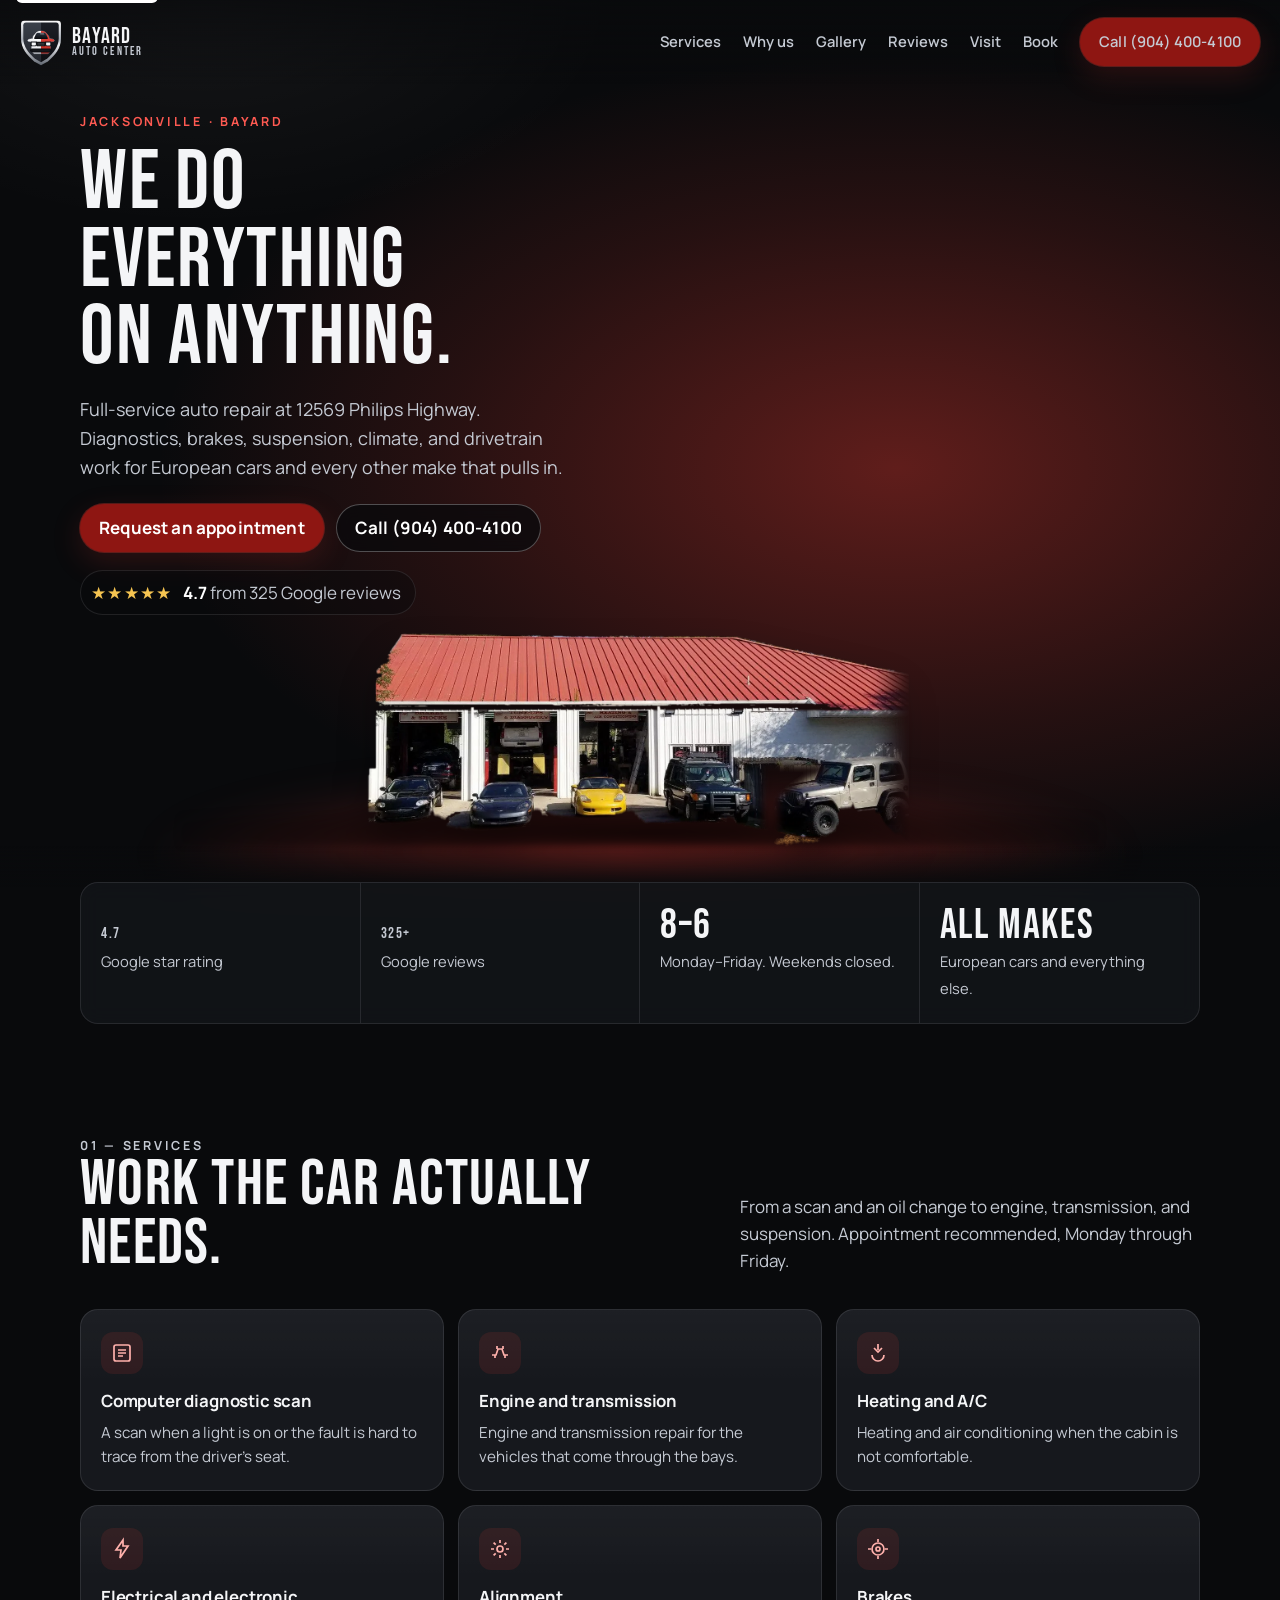
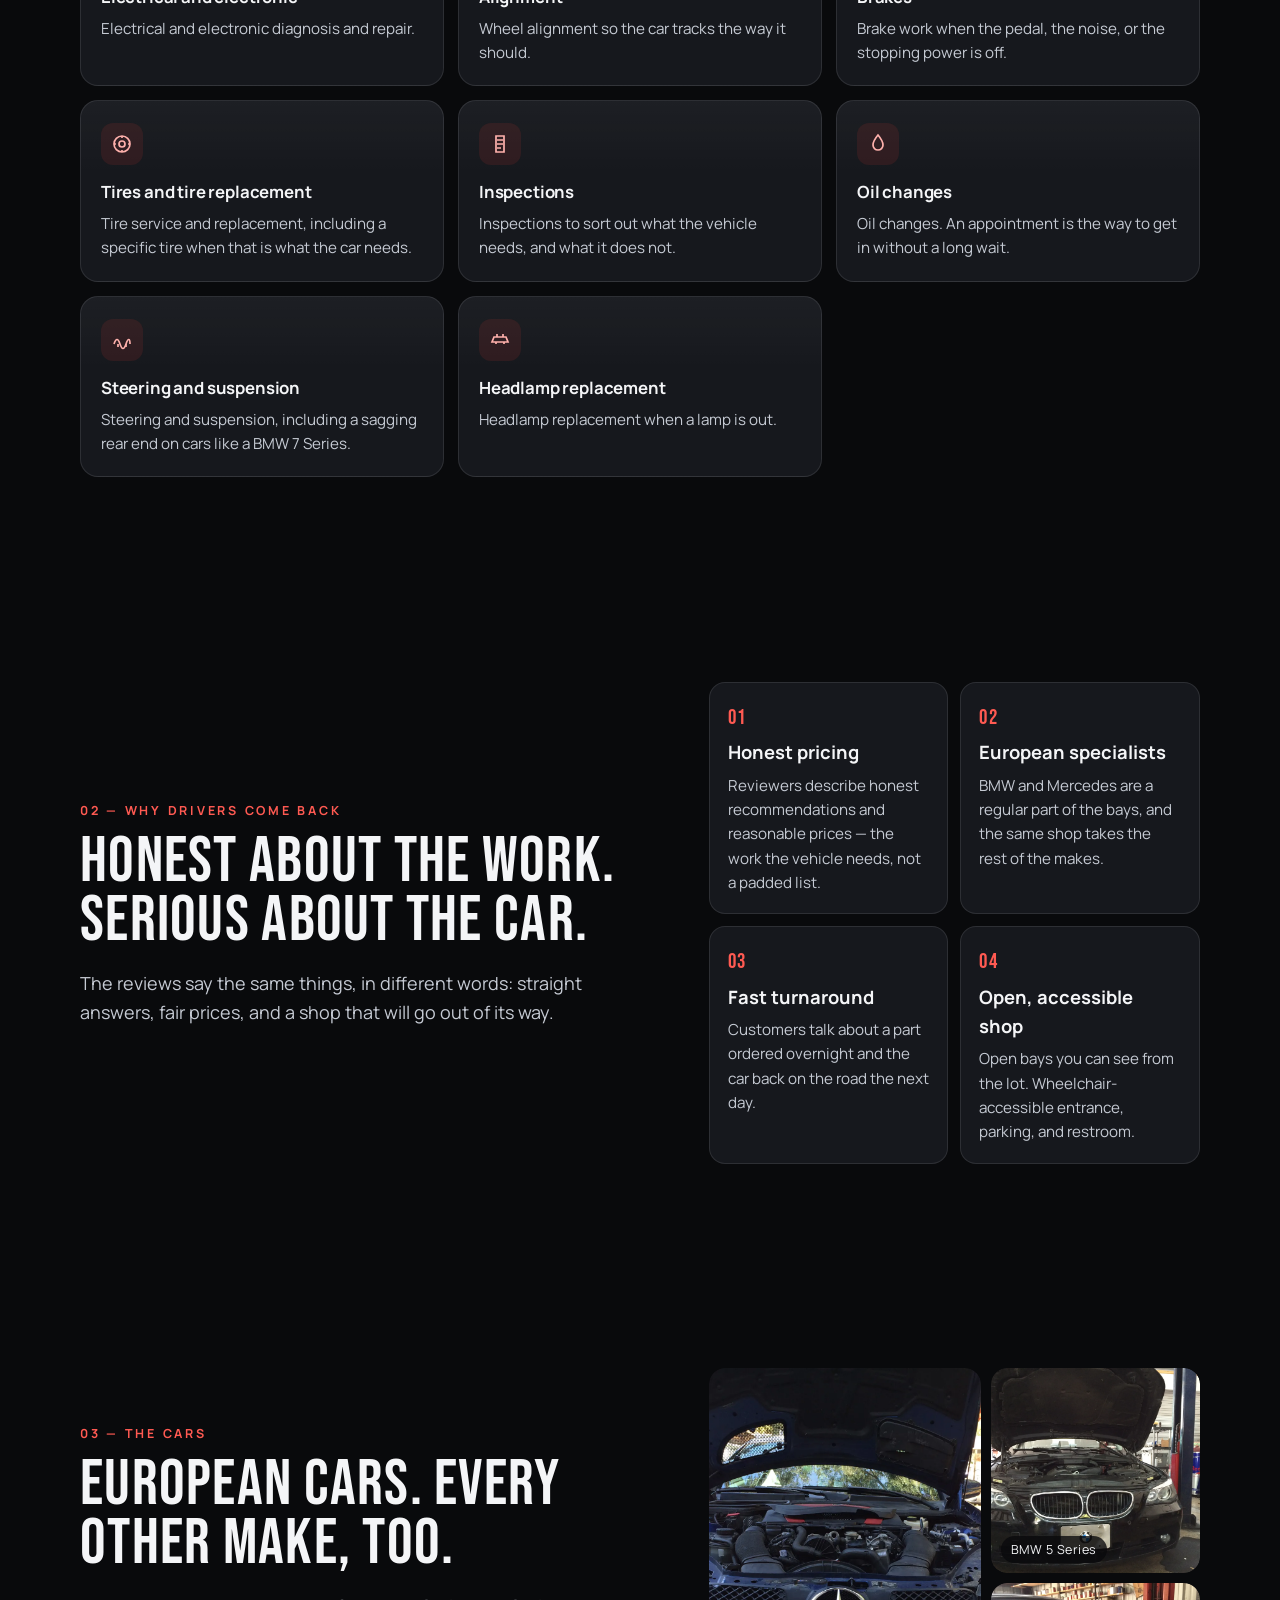
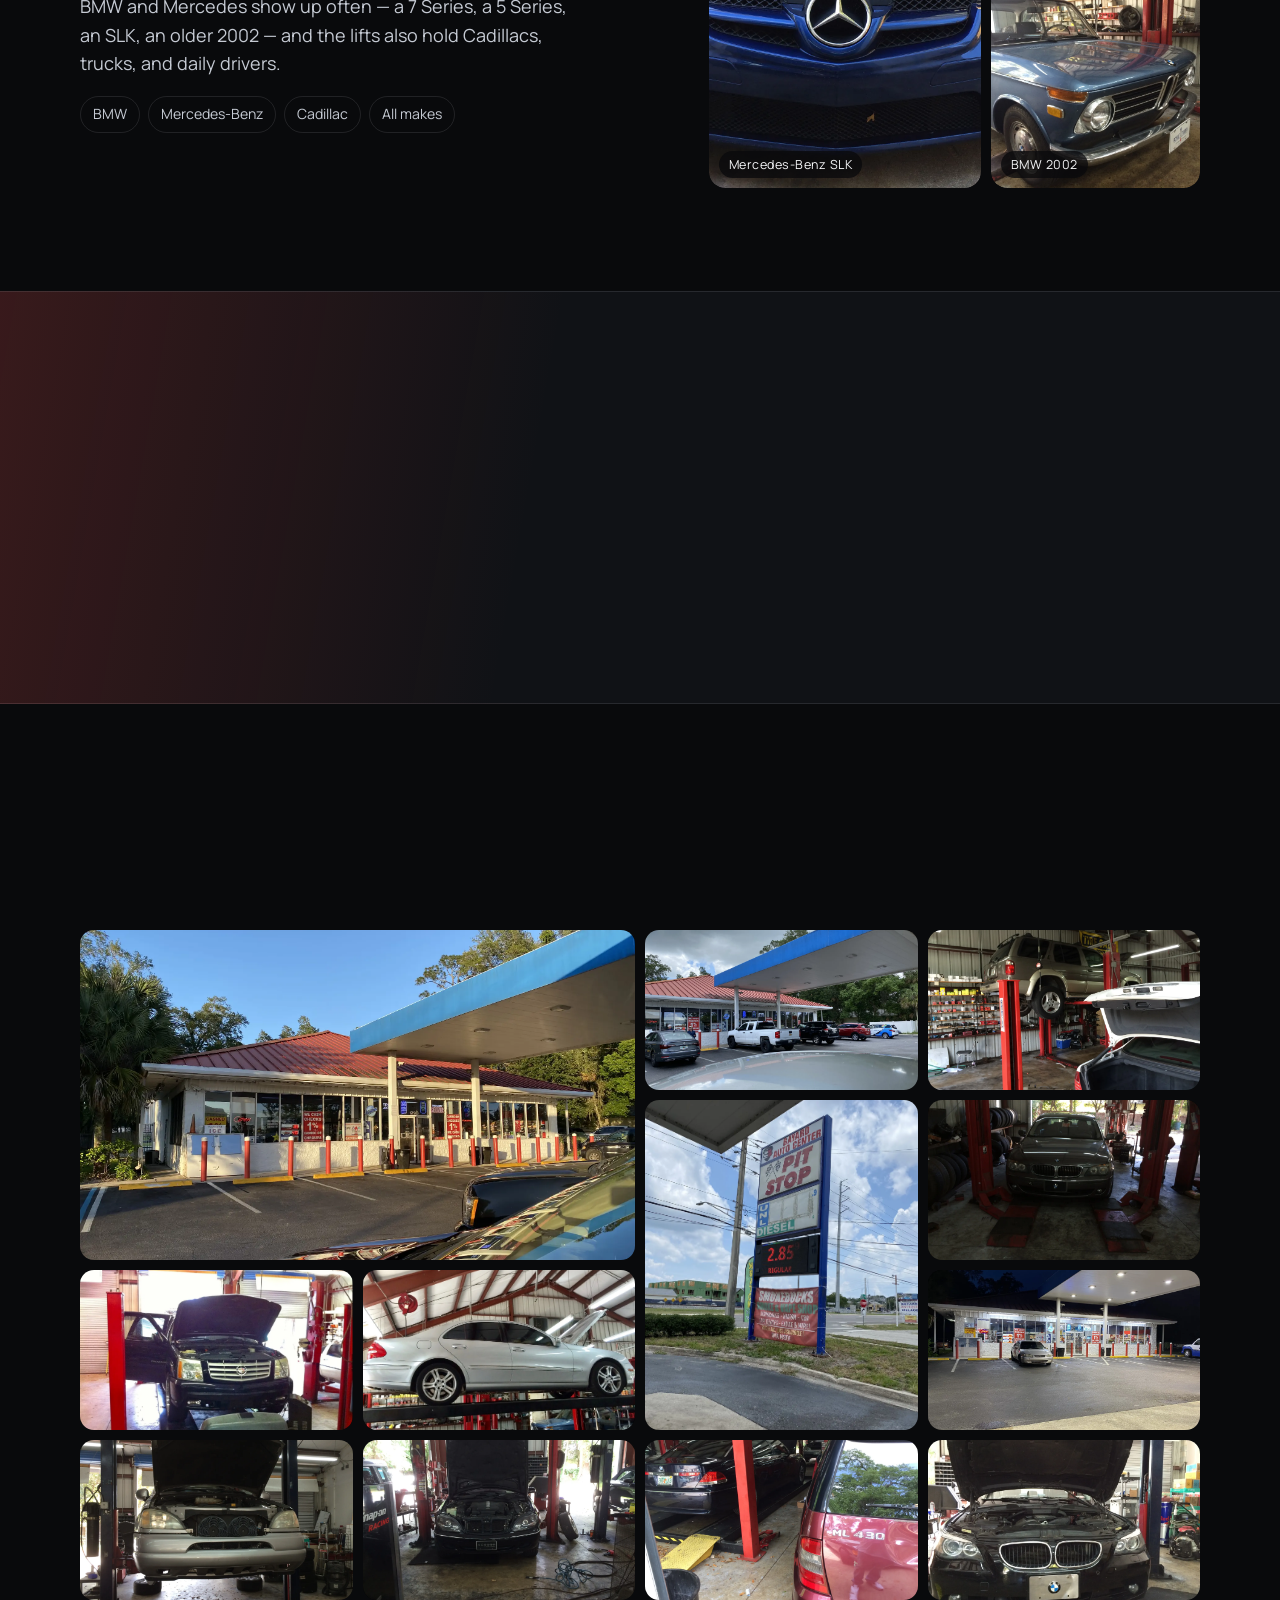
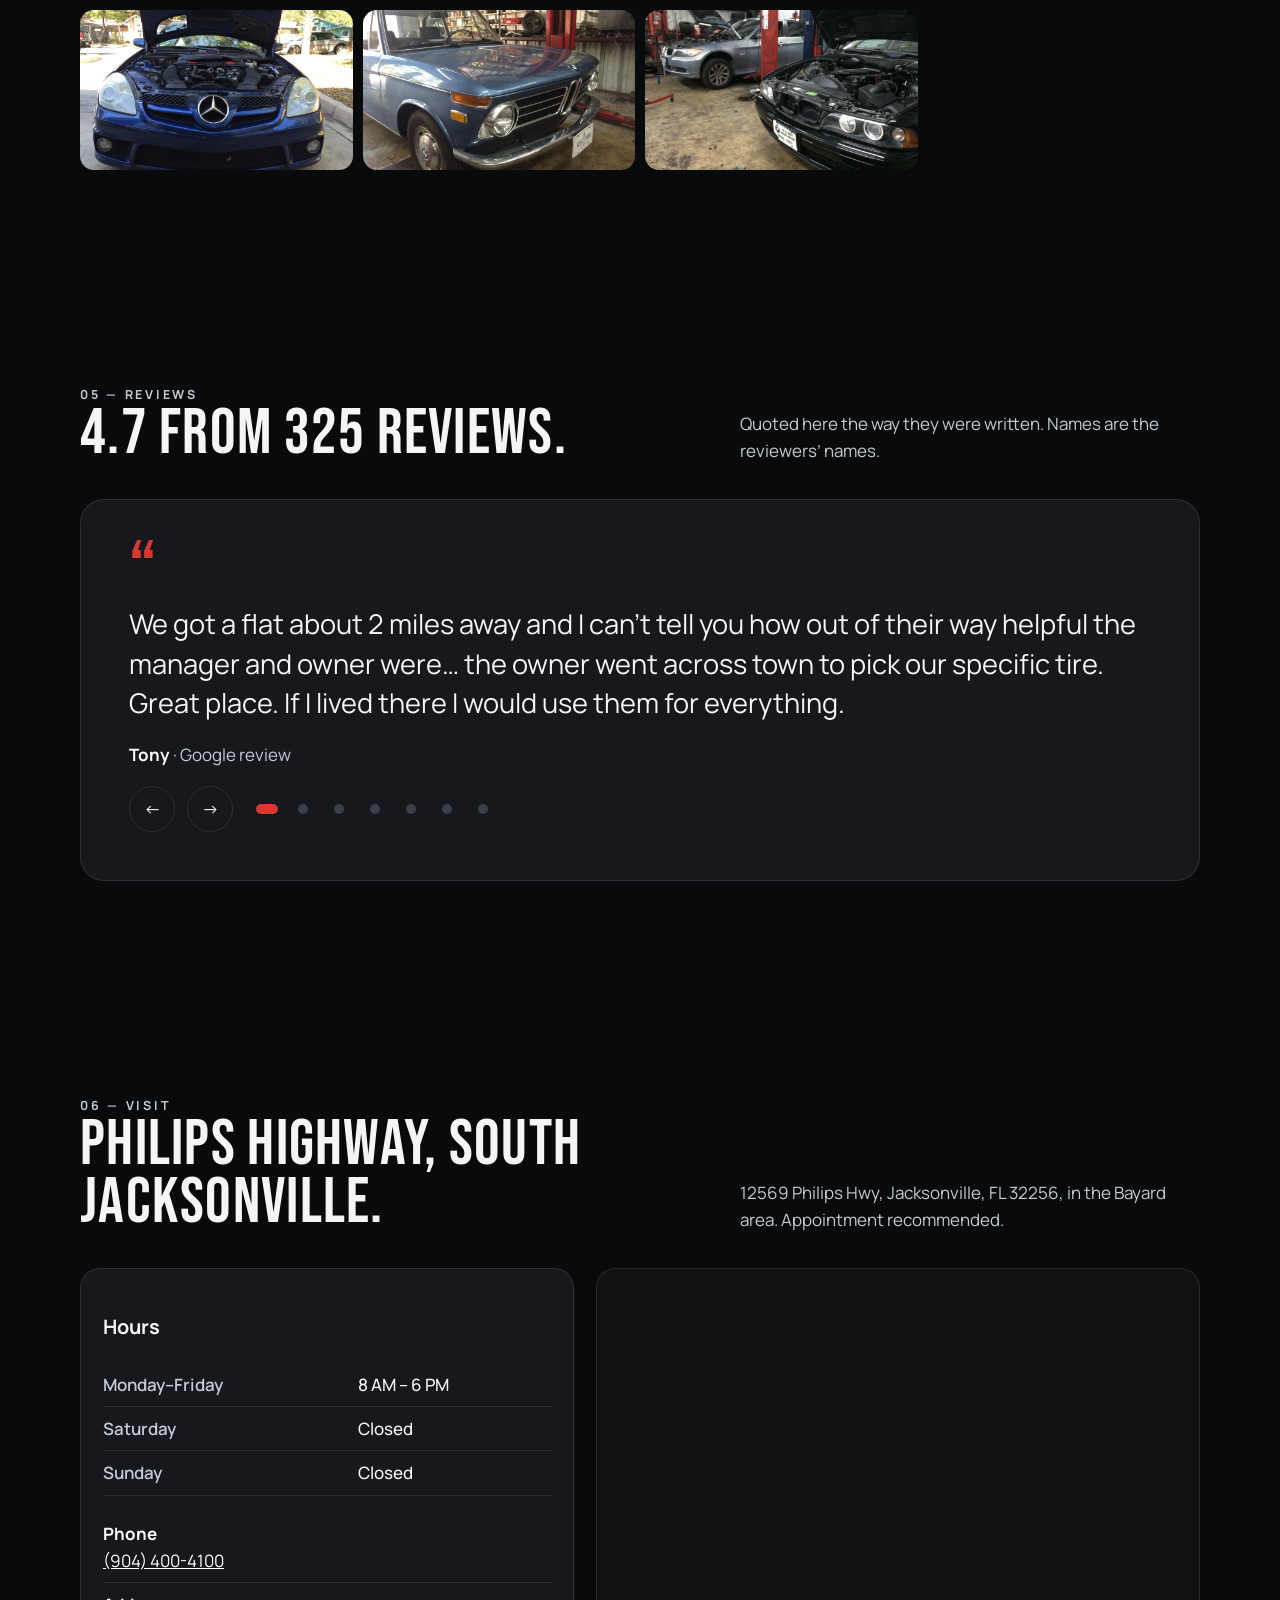
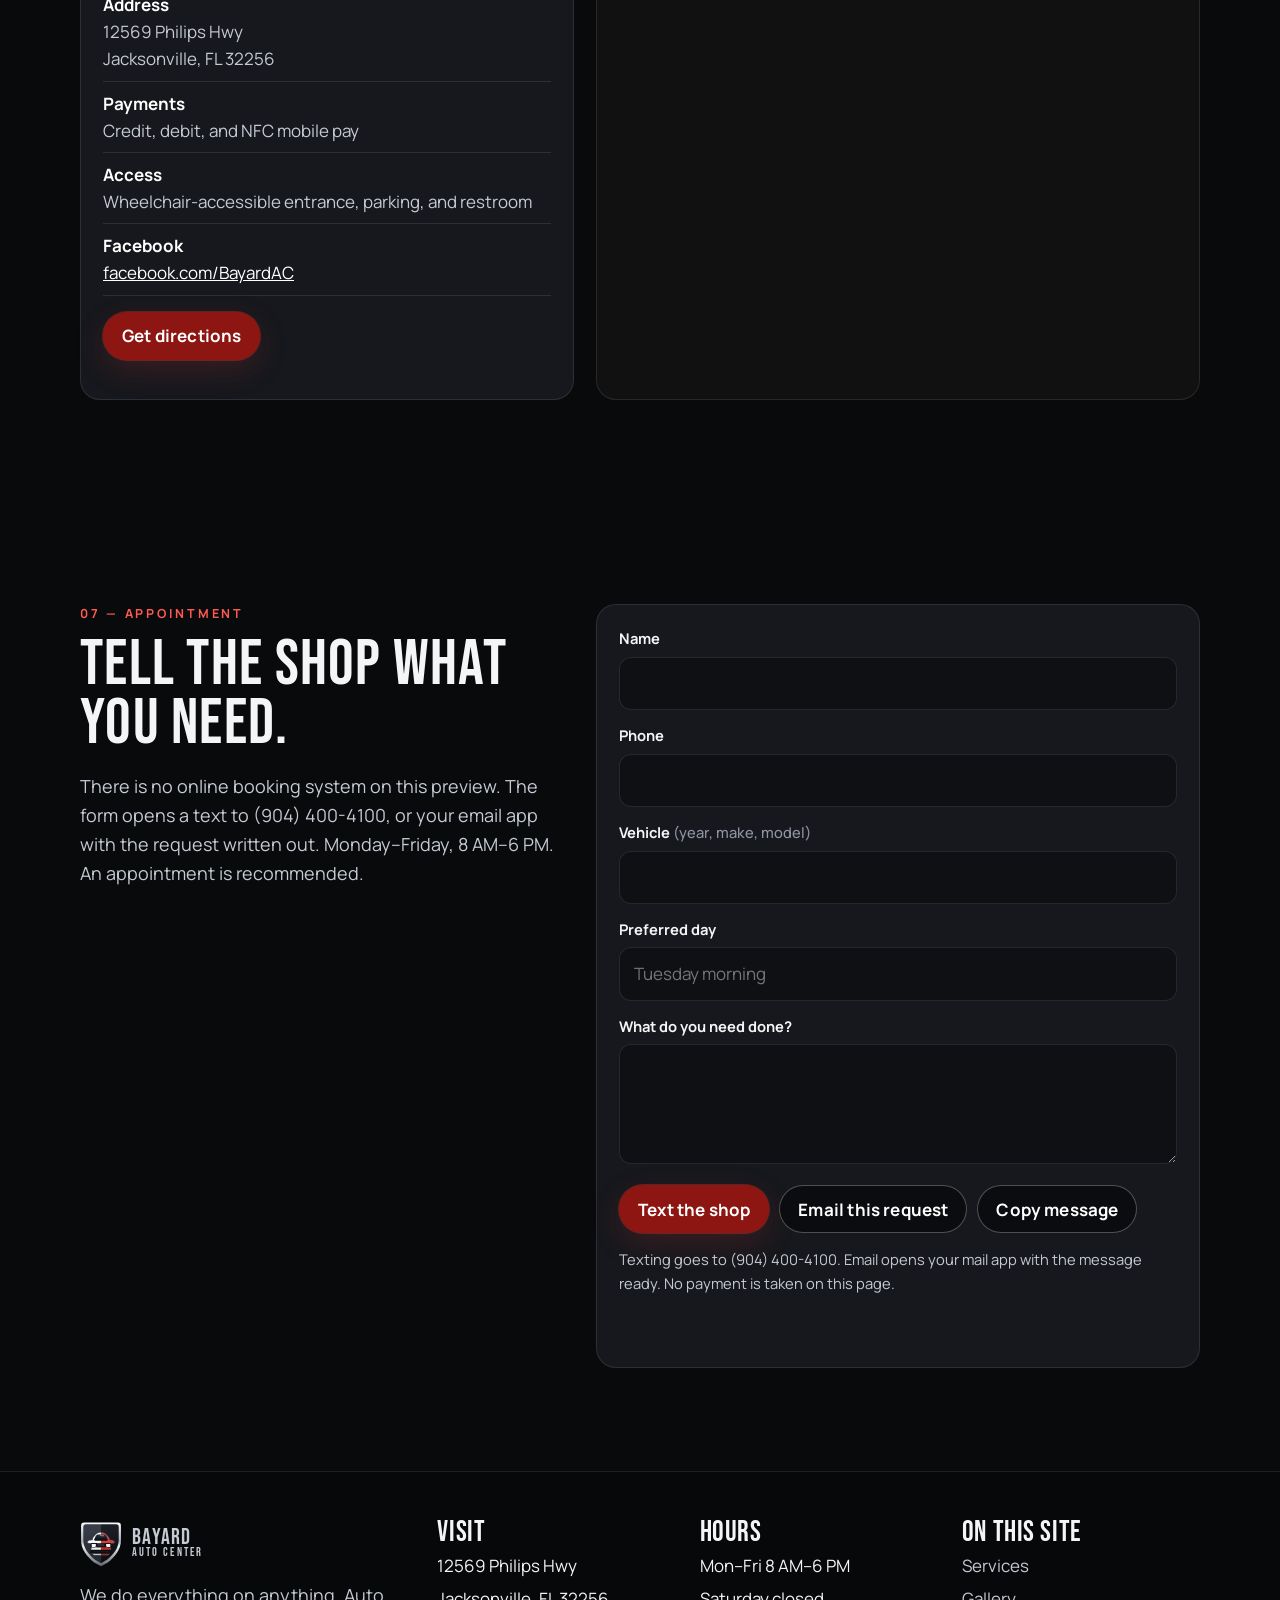
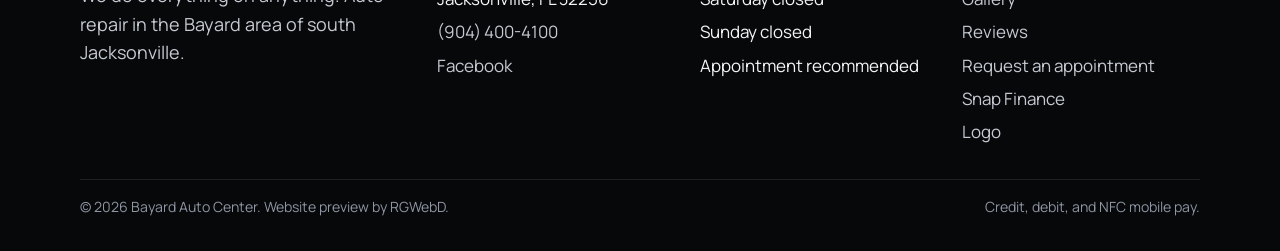
<file: index.html>
<!DOCTYPE html>
<html lang="en">
<head>
  <meta charset="utf-8">
  <meta name="viewport" content="width=device-width, initial-scale=1">
  <title>Bayard Auto Center | Auto Repair in Jacksonville, FL</title>
  <meta name="description" content="Bayard Auto Center at 12569 Philips Hwy, Jacksonville, FL 32256. Diagnostics, brakes, tires, and European and all-makes repair. Monday–Friday 8 AM–6 PM. Call (904) 400-4100.">
  <meta name="theme-color" content="#090a0c">
  <link rel="canonical" href="https://rgwebd.github.io/bayardautocenter/">
  <meta property="og:type" content="website">
  <meta property="og:locale" content="en_US">
  <meta property="og:site_name" content="Bayard Auto Center">
  <meta property="og:title" content="Bayard Auto Center | Auto Repair in Jacksonville, FL">
  <meta property="og:description" content="We do everything on anything. Full-service auto repair on Philips Highway in Jacksonville. 4.7 stars from 325 Google reviews.">
  <meta property="og:url" content="https://rgwebd.github.io/bayardautocenter/">
  <meta property="og:image" content="https://rgwebd.github.io/bayardautocenter/assets/logo/og.png">
  <meta property="og:image:width" content="1200">
  <meta property="og:image:height" content="630">
  <meta property="og:image:alt" content="Bayard Auto Center logo, a red and white sedan in a shield, with the Jacksonville shop name.">
  <meta name="twitter:card" content="summary_large_image">
  <meta name="twitter:title" content="Bayard Auto Center | Auto Repair in Jacksonville, FL">
  <meta name="twitter:description" content="Diagnostics, brakes, tires, and repair for European cars and every other make. Philips Highway, Jacksonville.">
  <meta name="twitter:image" content="https://rgwebd.github.io/bayardautocenter/assets/logo/og.png">
  <meta name="geo.region" content="US-FL">
  <meta name="geo.placename" content="Jacksonville">
  <meta name="geo.position" content="30.1428427;-81.516694">
  <link rel="icon" href="assets/logo/favicon-32.png" type="image/png" sizes="32x32">
  <link rel="apple-touch-icon" href="assets/logo/apple-touch.png">
  <link rel="preconnect" href="https://fonts.googleapis.com">
  <link rel="preconnect" href="https://fonts.gstatic.com" crossorigin>
  <link href="https://fonts.googleapis.com/css2?family=Bebas+Neue&family=Manrope:wght@400;500;600;700&display=swap" rel="stylesheet">
  <link rel="stylesheet" href="css/styles.css">
  <script type="application/ld+json">
  {
    "@context": "https://schema.org",
    "@type": "AutoRepair",
    "name": "Bayard Auto Center",
    "slogan": "We do everything on anything.",
    "image": "https://rgwebd.github.io/bayardautocenter/assets/logo/og.png",
    "telephone": "+1-904-400-4100",
    "url": "https://rgwebd.github.io/bayardautocenter/",
    "sameAs": ["https://www.facebook.com/BayardAC/"],
    "hasMap": "https://www.google.com/maps/place/Bayard+Auto+Center/@30.1428473,-81.5192689,17z/data=!3m1!4b1!4m6!3m5!1s0x88e5cca0c5754e03:0x4c36cce7ebb51a54!8m2!3d30.1428427!4d-81.516694!16s%2Fg%2F11f3_033dk",
    "address": {
      "@type": "PostalAddress",
      "streetAddress": "12569 Philips Hwy",
      "addressLocality": "Jacksonville",
      "addressRegion": "FL",
      "postalCode": "32256",
      "addressCountry": "US"
    },
    "geo": {
      "@type": "GeoCoordinates",
      "latitude": 30.1428427,
      "longitude": -81.516694
    },
    "openingHoursSpecification": [{
      "@type": "OpeningHoursSpecification",
      "dayOfWeek": ["Monday", "Tuesday", "Wednesday", "Thursday", "Friday"],
      "opens": "08:00",
      "closes": "18:00"
    }],
    "openingHours": "Mo-Fr 08:00-18:00",
    "aggregateRating": {
      "@type": "AggregateRating",
      "ratingValue": "4.7",
      "reviewCount": "325",
      "bestRating": "5"
    },
    "paymentAccepted": "Credit card, Debit card, NFC mobile pay",
    "currenciesAccepted": "USD",
    "areaServed": "Jacksonville, FL",
    "amenityFeature": [
      {"@type": "LocationFeatureSpecification", "name": "Wheelchair-accessible entrance", "value": true},
      {"@type": "LocationFeatureSpecification", "name": "Wheelchair-accessible parking", "value": true},
      {"@type": "LocationFeatureSpecification", "name": "Wheelchair-accessible restroom", "value": true}
    ],
    "review": [
      {"@type": "Review", "author": {"@type": "Person", "name": "Tony"}, "reviewBody": "We got a flat about 2 miles away and I can't tell you how out of their way helpful the manager and owner were… the owner went across town to pick our specific tire. Great place. If I lived there I would use them for everything."},
      {"@type": "Review", "author": {"@type": "Person", "name": "Norman"}, "reviewBody": "Honest and reasonable prices. I have made appointments and never had to wait. At the Nissan and Toyota dealers, I always had to wait hours, even for a simple oil change."},
      {"@type": "Review", "author": {"@type": "Person", "name": "Jeffrey"}, "reviewBody": "Thomas took it in and had the part overnighted and had me back on the road the next day. Thomas is great to work with!"},
      {"@type": "Review", "author": {"@type": "Person", "name": "Eddie"}, "reviewBody": "It's nice to have found a shop that will be honest and do the work that is needed for the vehicle."},
      {"@type": "Review", "author": {"@type": "Person", "name": "Cole"}, "reviewBody": "Great service and great guys!! They always take great care of us and our vehicles."},
      {"@type": "Review", "author": {"@type": "Person", "name": "Miho"}, "reviewBody": "It a hidden gem! … The staff are very helpful and friendly. No wonder they have great reviews."},
      {"@type": "Review", "author": {"@type": "Person", "name": "Mr B."}, "reviewBody": "Very knowledgeable. Solved a sagging rear suspension on a BMW 7-Series. Saved me money compared to other repair shops."}
    ]
  }
  </script>
<script src="https://cosmiccallers.lovable.app/demo-track.js" data-demo="bayardautocenter" defer></script>
</head>
<body>
  <a class="skip" href="#main">Skip to content</a>
  <header class="site-header">
    <div class="header-inner">
      <a class="brand" href="index.html">
        <img src="assets/logo/badge.svg" alt="" width="64" height="72">
        <span class="brand-name">Bayard <small>Auto Center</small></span>
      </a>
      <button class="nav-toggle" type="button" aria-expanded="false" aria-controls="site-nav" aria-label="Open menu"><span></span></button>
      <nav id="site-nav" class="nav" aria-label="Primary">
        <a href="#services">Services</a>
        <a href="#why">Why us</a>
        <a href="#gallery">Gallery</a>
        <a href="#reviews">Reviews</a>
        <a href="#visit">Visit</a>
        <a href="#appointment">Book</a>
        <a class="btn header-cta" href="tel:+19044004100">Call (904) 400-4100</a>
      </nav>
    </div>
  </header>

  <main id="main">
    <section class="hero" aria-labelledby="hero-title">
      <div class="hero-bg" aria-hidden="true"></div>
      <div class="wrap hero-copy">
        <p class="eyebrow">Jacksonville · Bayard</p>
        <h1 id="hero-title">We do<br>everything<br>on anything.</h1>
        <p class="lede">Full-service auto repair at 12569 Philips Highway. Diagnostics, brakes, suspension, climate, and drivetrain work for European cars and every other make that pulls in.</p>
        <div class="hero-actions">
          <a class="btn" href="#appointment">Request an appointment</a>
          <a class="btn ghost" href="tel:+19044004100">Call (904) 400-4100</a>
        </div>
        <a class="rating-chip" href="https://www.google.com/maps/place/Bayard+Auto+Center/@30.1428473,-81.5192689,17z/data=!3m1!4b1!4m6!3m5!1s0x88e5cca0c5754e03:0x4c36cce7ebb51a54!8m2!3d30.1428427!4d-81.516694!16s%2Fg%2F11f3_033dk" target="_blank" rel="noopener noreferrer">
          <span class="stars" aria-hidden="true">★★★★★</span>
          <span><strong>4.7</strong> from 325 Google reviews</span>
        </a>
      </div>
      <div class="hero-stage">
        <div class="hero-glow" aria-hidden="true"></div>
        <div class="hero-parallax">
          <div class="hero-ground" aria-hidden="true"></div>
          <picture>
            <source srcset="assets/images/shop-cutout.webp" type="image/webp">
            <img class="hero-cutout" src="assets/images/shop-cutout.png" width="1332" height="529" alt="Bayard Auto Center shop front on Philips Highway: a white building with a red metal roof, three open service bays, and cars parked out front." fetchpriority="high">
          </picture>
        </div>
        <div class="hero-fade" aria-hidden="true"></div>
      </div>
    </section>

    <section class="stats" aria-label="Shop at a glance">
      <div class="wrap">
        <div class="stat-grid">
          <div class="stat">
            <b><span data-count="4.7" data-decimals="1">4.7</span></b>
            <span>Google star rating</span>
          </div>
          <div class="stat">
            <b><span data-count="325" data-suffix="+">325+</span></b>
            <span>Google reviews</span>
          </div>
          <div class="stat">
            <b>8–6</b>
            <span>Monday–Friday. Weekends closed.</span>
          </div>
          <div class="stat">
            <b>All makes</b>
            <span>European cars and everything else.</span>
          </div>
        </div>
      </div>
    </section>

    <section class="section" id="services">
      <div class="wrap">
        <div class="section-head reveal">
          <div>
            <p class="eyebrow">01 — Services</p>
            <h2>Work the car actually needs.</h2>
          </div>
          <p>From a scan and an oil change to engine, transmission, and suspension. Appointment recommended, Monday through Friday.</p>
        </div>
        <div class="services-grid">
          <article class="service-card reveal">
            <div class="icon-badge" aria-hidden="true"><svg width="24" height="24" viewBox="0 0 24 24" fill="none" stroke="currentColor" stroke-width="1.7"><rect x="4" y="4" width="16" height="16" rx="2"/><path d="M8 9h8M8 12h8M8 15h5"/></svg></div>
            <h3>Computer diagnostic scan</h3>
            <p>A scan when a light is on or the fault is hard to trace from the driver’s seat.</p>
          </article>
          <article class="service-card reveal">
            <div class="icon-badge" aria-hidden="true"><svg width="24" height="24" viewBox="0 0 24 24" fill="none" stroke="currentColor" stroke-width="1.7"><path d="M4 14h4l2-6h4l2 6h4"/><path d="M7 14v3M17 14v3M9 8V5M15 8V5"/></svg></div>
            <h3>Engine and transmission</h3>
            <p>Engine and transmission repair for the vehicles that come through the bays.</p>
          </article>
          <article class="service-card reveal">
            <div class="icon-badge" aria-hidden="true"><svg width="24" height="24" viewBox="0 0 24 24" fill="none" stroke="currentColor" stroke-width="1.7"><path d="M12 3v6M8 7l4 4 4-4"/><path d="M6 14a6 6 0 0 0 12 0"/></svg></div>
            <h3>Heating and A/C</h3>
            <p>Heating and air conditioning when the cabin is not comfortable.</p>
          </article>
          <article class="service-card reveal">
            <div class="icon-badge" aria-hidden="true"><svg width="24" height="24" viewBox="0 0 24 24" fill="none" stroke="currentColor" stroke-width="1.7"><path d="M13 3 6 13h5l-1 8 8-12h-5l0-6z"/></svg></div>
            <h3>Electrical and electronic</h3>
            <p>Electrical and electronic diagnosis and repair.</p>
          </article>
          <article class="service-card reveal">
            <div class="icon-badge" aria-hidden="true"><svg width="24" height="24" viewBox="0 0 24 24" fill="none" stroke="currentColor" stroke-width="1.7"><circle cx="12" cy="12" r="3"/><path d="M12 3v3M12 18v3M3 12h3M18 12h3M5.6 5.6l2.1 2.1M16.3 16.3l2.1 2.1M18.4 5.6l-2.1 2.1M7.7 16.3l-2.1 2.1"/></svg></div>
            <h3>Alignment</h3>
            <p>Wheel alignment so the car tracks the way it should.</p>
          </article>
          <article class="service-card reveal">
            <div class="icon-badge" aria-hidden="true"><svg width="24" height="24" viewBox="0 0 24 24" fill="none" stroke="currentColor" stroke-width="1.7"><circle cx="12" cy="12" r="6"/><circle cx="12" cy="12" r="2"/><path d="M12 2v3M12 19v3M2 12h3M19 12h3"/></svg></div>
            <h3>Brakes</h3>
            <p>Brake work when the pedal, the noise, or the stopping power is off.</p>
          </article>
          <article class="service-card reveal">
            <div class="icon-badge" aria-hidden="true"><svg width="24" height="24" viewBox="0 0 24 24" fill="none" stroke="currentColor" stroke-width="1.7"><circle cx="12" cy="12" r="8"/><circle cx="12" cy="12" r="3"/><path d="M12 4v2M12 18v2M4 12h2M18 12h2"/></svg></div>
            <h3>Tires and tire replacement</h3>
            <p>Tire service and replacement, including a specific tire when that is what the car needs.</p>
          </article>
          <article class="service-card reveal">
            <div class="icon-badge" aria-hidden="true"><svg width="24" height="24" viewBox="0 0 24 24" fill="none" stroke="currentColor" stroke-width="1.7"><path d="M8 4h8v16H8z"/><path d="M9 8h6M9 12h6M9 16h4"/></svg></div>
            <h3>Inspections</h3>
            <p>Inspections to sort out what the vehicle needs, and what it does not.</p>
          </article>
          <article class="service-card reveal">
            <div class="icon-badge" aria-hidden="true"><svg width="24" height="24" viewBox="0 0 24 24" fill="none" stroke="currentColor" stroke-width="1.7"><path d="M12 3s5 6 5 10a5 5 0 0 1-10 0c0-4 5-10 5-10z"/></svg></div>
            <h3>Oil changes</h3>
            <p>Oil changes. An appointment is the way to get in without a long wait.</p>
          </article>
          <article class="service-card reveal">
            <div class="icon-badge" aria-hidden="true"><svg width="24" height="24" viewBox="0 0 24 24" fill="none" stroke="currentColor" stroke-width="1.7"><path d="M4 16c2-6 4-6 6 0s4 6 6 0 4-6 4 0"/><path d="M8 16v3M16 16v3"/></svg></div>
            <h3>Steering and suspension</h3>
            <p>Steering and suspension, including a sagging rear end on cars like a BMW 7 Series.</p>
          </article>
          <article class="service-card reveal">
            <div class="icon-badge" aria-hidden="true"><svg width="24" height="24" viewBox="0 0 24 24" fill="none" stroke="currentColor" stroke-width="1.7"><path d="M4 14h16l-2-5H6z"/><path d="M8 14v2M16 14v2M9 9V6M15 9V6"/></svg></div>
            <h3>Headlamp replacement</h3>
            <p>Headlamp replacement when a lamp is out.</p>
          </article>
        </div>
      </div>
    </section>

    <section class="section" id="why">
      <div class="wrap why-grid">
        <div class="reveal">
          <p class="eyebrow">02 — Why drivers come back</p>
          <h2>Honest about the work. Serious about the car.</h2>
          <p class="lede">The reviews say the same things, in different words: straight answers, fair prices, and a shop that will go out of its way.</p>
        </div>
        <div class="why-list">
          <article class="why-card reveal">
            <em>01</em>
            <h3>Honest pricing</h3>
            <p>Reviewers describe honest recommendations and reasonable prices — the work the vehicle needs, not a padded list.</p>
          </article>
          <article class="why-card reveal">
            <em>02</em>
            <h3>European specialists</h3>
            <p>BMW and Mercedes are a regular part of the bays, and the same shop takes the rest of the makes.</p>
          </article>
          <article class="why-card reveal">
            <em>03</em>
            <h3>Fast turnaround</h3>
            <p>Customers talk about a part ordered overnight and the car back on the road the next day.</p>
          </article>
          <article class="why-card reveal">
            <em>04</em>
            <h3>Open, accessible shop</h3>
            <p>Open bays you can see from the lot. Wheelchair-accessible entrance, parking, and restroom.</p>
          </article>
        </div>
      </div>
    </section>

    <section class="section" id="european">
      <div class="wrap split">
        <div class="reveal">
          <p class="eyebrow">03 — The cars</p>
          <h2>European cars. Every other make, too.</h2>
          <p class="lede">BMW and Mercedes show up often — a 7 Series, a 5 Series, an SLK, an older 2002 — and the lifts also hold Cadillacs, trucks, and daily drivers.</p>
          <div class="makes" aria-label="Makes seen in the shop">
            <span>BMW</span>
            <span>Mercedes-Benz</span>
            <span>Cadillac</span>
            <span>All makes</span>
          </div>
        </div>
        <div class="euro-photos reveal">
          <figure>
            <img src="assets/images/gallery/13.webp" width="1800" height="1350" alt="A blue Mercedes-Benz SLK with the hood open.">
            <figcaption>Mercedes-Benz SLK</figcaption>
          </figure>
          <figure>
            <img src="assets/images/gallery/12.webp" width="1800" height="1350" alt="A black BMW 5 Series with the hood open.">
            <figcaption>BMW 5 Series</figcaption>
          </figure>
          <figure>
            <img src="assets/images/gallery/14.webp" width="1800" height="1350" alt="A vintage blue BMW 2002 in the shop.">
            <figcaption>BMW 2002</figcaption>
          </figure>
        </div>
      </div>
    </section>

    <section class="section finance" id="financing">
      <div class="wrap finance-inner reveal">
        <div>
          <p class="eyebrow">Financing</p>
          <h2>Snap Finance is available.</h2>
          <p>Financing is available through Snap Finance. Apply on their site, then call the shop to line up the work. This page does not show rates or approvals.</p>
        </div>
        <a class="btn light" href="https://apply.snapfinance.com" target="_blank" rel="noopener noreferrer">Apply with Snap Finance</a>
      </div>
    </section>

    <section class="section" id="gallery">
      <div class="wrap">
        <div class="section-head reveal">
          <div>
            <p class="eyebrow">04 — The shop</p>
            <h2>Bays, lifts, and the lot.</h2>
          </div>
          <p>Photos from the shop’s Google profile. Select any picture to open it.</p>
        </div>
        <div class="gallery-grid reveal">
          <button class="shot span-2" type="button" data-caption="The property on Philips Highway, red metal roof, blue canopy, and palm trees.">
            <img src="assets/images/gallery/01.webp" width="1800" height="1350" alt="Exterior of Bayard Auto Center on Philips Highway, with a red metal roof, blue canopy, and palm trees.">
          </button>
          <button class="shot" type="button" data-caption="The red roof and blue canopy from the parking lot.">
            <img src="assets/images/gallery/02.webp" width="1800" height="1350" alt="The red-roof building and blue canopy at Bayard Auto Center, seen from the parking lot." loading="lazy">
          </button>
          <button class="shot" type="button" data-caption="A service bay with an SUV on the lift.">
            <img src="assets/images/gallery/03.webp" width="1800" height="1350" alt="Inside a Bayard Auto Center bay, a gold SUV raised on a red lift beside a white sedan with the trunk open." loading="lazy">
          </button>
          <button class="shot tall" type="button" data-caption="The Bayard Auto Center Pit Stop sign on Philips Highway.">
            <img src="assets/images/gallery/04.webp" width="1350" height="1800" alt="The Bayard Auto Center Pit Stop price sign standing along Philips Highway." loading="lazy">
          </button>
          <button class="shot" type="button" data-caption="A gray BMW between the lift arms.">
            <img src="assets/images/gallery/05.webp" width="1800" height="1350" alt="A gray BMW sedan parked between the arms of a lift inside the shop." loading="lazy">
          </button>
          <button class="shot" type="button" data-caption="A Cadillac Escalade with the hood open.">
            <img src="assets/images/gallery/06.webp" width="1495" height="1069" alt="A black Cadillac Escalade with the hood open in a service bay." loading="lazy">
          </button>
          <button class="shot" type="button" data-caption="A sedan raised on a lift.">
            <img src="assets/images/gallery/07.webp" width="1464" height="1071" alt="A silver sedan raised on a lift inside the Bayard Auto Center shop." loading="lazy">
          </button>
          <button class="shot" type="button" data-caption="The lot and canopy after dark.">
            <img src="assets/images/gallery/08.webp" width="1800" height="1350" alt="The Bayard Auto Center building at night, with the red roof and blue canopy lit over the parking lot." loading="lazy">
          </button>
          <button class="shot" type="button" data-caption="Front-end work on a silver vehicle.">
            <img src="assets/images/gallery/09.webp" width="1800" height="1350" alt="A silver vehicle raised on a lift with the hood open for front-end work." loading="lazy">
          </button>
          <button class="shot" type="button" data-caption="A vehicle with the hood open in a bay.">
            <img src="assets/images/gallery/10.webp" width="1800" height="1350" alt="A dark vehicle with the hood open in a Bayard Auto Center service bay." loading="lazy">
          </button>
          <button class="shot" type="button" data-caption="A BMW 7 Series and a Mercedes-Benz ML in the shop.">
            <img src="assets/images/gallery/11.webp" width="1800" height="1350" alt="A black BMW 7 Series on a lift beside a red Mercedes-Benz ML in the shop." loading="lazy">
          </button>
          <button class="shot" type="button" data-caption="A BMW 5 Series with the hood open.">
            <img src="assets/images/gallery/12.webp" width="1800" height="1350" alt="A black BMW 5 Series with the hood open in the shop." loading="lazy">
          </button>
          <button class="shot" type="button" data-caption="A Mercedes-Benz SLK with the hood open.">
            <img src="assets/images/gallery/13.webp" width="1800" height="1350" alt="A blue Mercedes-Benz SLK with the hood open." loading="lazy">
          </button>
          <button class="shot" type="button" data-caption="A vintage BMW 2002 in the shop.">
            <img src="assets/images/gallery/14.webp" width="1800" height="1350" alt="A vintage blue BMW 2002 inside the Bayard Auto Center shop." loading="lazy">
          </button>
          <button class="shot" type="button" data-caption="BMWs in the bays with the hoods open.">
            <img src="assets/images/gallery/15.webp" width="1800" height="1350" alt="Two BMWs in the service bays with their hoods open." loading="lazy">
          </button>
        </div>
      </div>
    </section>

    <section class="section" id="reviews">
      <div class="wrap">
        <div class="section-head reveal">
          <div>
            <p class="eyebrow">05 — Reviews</p>
            <h2>4.7 from 325 reviews.</h2>
          </div>
          <p>Quoted here the way they were written. Names are the reviewers’ names.</p>
        </div>
        <div class="review-panel reveal" aria-roledescription="carousel" aria-label="Customer reviews">
          <article class="review is-active" aria-roledescription="slide" aria-label="1 of 7">
            <div class="quote-mark" aria-hidden="true">“</div>
            <blockquote>
              <p>We got a flat about 2 miles away and I can't tell you how out of their way helpful the manager and owner were… the owner went across town to pick our specific tire. Great place. If I lived there I would use them for everything.</p>
              <footer><cite>Tony</cite> · Google review</footer>
            </blockquote>
          </article>
          <article class="review" hidden aria-roledescription="slide" aria-label="2 of 7">
            <div class="quote-mark" aria-hidden="true">“</div>
            <blockquote>
              <p>Honest and reasonable prices. I have made appointments and never had to wait. At the Nissan and Toyota dealers, I always had to wait hours, even for a simple oil change.</p>
              <footer><cite>Norman</cite> · Google review</footer>
            </blockquote>
          </article>
          <article class="review" hidden aria-roledescription="slide" aria-label="3 of 7">
            <div class="quote-mark" aria-hidden="true">“</div>
            <blockquote>
              <p>Thomas took it in and had the part overnighted and had me back on the road the next day. Thomas is great to work with!</p>
              <footer><cite>Jeffrey</cite> · Google review</footer>
            </blockquote>
          </article>
          <article class="review" hidden aria-roledescription="slide" aria-label="4 of 7">
            <div class="quote-mark" aria-hidden="true">“</div>
            <blockquote>
              <p>It's nice to have found a shop that will be honest and do the work that is needed for the vehicle.</p>
              <footer><cite>Eddie</cite> · Google review</footer>
            </blockquote>
          </article>
          <article class="review" hidden aria-roledescription="slide" aria-label="5 of 7">
            <div class="quote-mark" aria-hidden="true">“</div>
            <blockquote>
              <p>Great service and great guys!! They always take great care of us and our vehicles.</p>
              <footer><cite>Cole</cite> · Google review</footer>
            </blockquote>
          </article>
          <article class="review" hidden aria-roledescription="slide" aria-label="6 of 7">
            <div class="quote-mark" aria-hidden="true">“</div>
            <blockquote>
              <p>It a hidden gem! … The staff are very helpful and friendly. No wonder they have great reviews.</p>
              <footer><cite>Miho</cite> · Google review</footer>
            </blockquote>
          </article>
          <article class="review" hidden aria-roledescription="slide" aria-label="7 of 7">
            <div class="quote-mark" aria-hidden="true">“</div>
            <blockquote>
              <p>Very knowledgeable. Solved a sagging rear suspension on a BMW 7-Series. Saved me money compared to other repair shops.</p>
              <footer><cite>Mr B.</cite> · Google review</footer>
            </blockquote>
          </article>
          <div class="review-controls">
            <button class="icon-btn review-prev" type="button" aria-label="Previous review">←</button>
            <button class="icon-btn review-next" type="button" aria-label="Next review">→</button>
            <div class="dots" role="tablist" aria-label="Choose a review">
              <button type="button" aria-label="Tony" aria-current="true"></button>
              <button type="button" aria-label="Norman"></button>
              <button type="button" aria-label="Jeffrey"></button>
              <button type="button" aria-label="Eddie"></button>
              <button type="button" aria-label="Cole"></button>
              <button type="button" aria-label="Miho"></button>
              <button type="button" aria-label="Mr B."></button>
            </div>
          </div>
        </div>
      </div>
    </section>

    <section class="section" id="visit">
      <div class="wrap">
        <div class="section-head reveal">
          <div>
            <p class="eyebrow">06 — Visit</p>
            <h2>Philips Highway, south Jacksonville.</h2>
          </div>
          <p>12569 Philips Hwy, Jacksonville, FL 32256, in the Bayard area. Appointment recommended.</p>
        </div>
        <div class="visit-grid">
          <div class="panel reveal">
            <h3>Hours</h3>
            <table class="hours">
              <tbody>
                <tr><th scope="row">Monday–Friday</th><td>8 AM – 6 PM</td></tr>
                <tr><th scope="row">Saturday</th><td>Closed</td></tr>
                <tr><th scope="row">Sunday</th><td>Closed</td></tr>
              </tbody>
            </table>
            <ul class="meta-list">
              <li><strong>Phone</strong><br><a href="tel:+19044004100">(904) 400-4100</a></li>
              <li><strong>Address</strong><br>12569 Philips Hwy<br>Jacksonville, FL 32256</li>
              <li><strong>Payments</strong><br>Credit, debit, and NFC mobile pay</li>
              <li><strong>Access</strong><br>Wheelchair-accessible entrance, parking, and restroom</li>
              <li><strong>Facebook</strong><br><a href="https://www.facebook.com/BayardAC/" target="_blank" rel="noopener noreferrer">facebook.com/BayardAC</a></li>
            </ul>
            <p style="margin-top:16px"><a class="btn" href="https://www.google.com/maps/dir/?api=1&destination=30.1428427,-81.516694" target="_blank" rel="noopener noreferrer">Get directions</a></p>
          </div>
          <div class="map-frame reveal">
            <iframe title="Map showing Bayard Auto Center at 12569 Philips Highway, Jacksonville, Florida" src="https://maps.google.com/maps?q=30.1428427,-81.516694&amp;z=16&amp;hl=en&amp;output=embed" loading="lazy" referrerpolicy="no-referrer-when-downgrade"></iframe>
          </div>
        </div>
      </div>
    </section>

    <section class="section" id="appointment">
      <div class="wrap form-grid">
        <div class="reveal">
          <p class="eyebrow">07 — Appointment</p>
          <h2>Tell the shop what you need.</h2>
          <p class="lede">There is no online booking system on this preview. The form opens a text to (904) 400-4100, or your email app with the request written out. Monday–Friday, 8 AM–6 PM. An appointment is recommended.</p>
        </div>
        <form class="panel reveal" id="appointment-form" novalidate>
          <div class="field">
            <label for="name">Name</label>
            <input id="name" name="name" autocomplete="name" required>
            <p class="error" data-error="name"></p>
          </div>
          <div class="field">
            <label for="phone">Phone</label>
            <input id="phone" name="phone" type="tel" autocomplete="tel" inputmode="tel" required>
            <p class="error" data-error="phone"></p>
          </div>
          <div class="field">
            <label for="vehicle">Vehicle <span style="font-weight:500;color:var(--faint)">(year, make, model)</span></label>
            <input id="vehicle" name="vehicle" autocomplete="off">
          </div>
          <div class="field">
            <label for="day">Preferred day</label>
            <input id="day" name="day" placeholder="Tuesday morning">
          </div>
          <div class="field">
            <label for="need">What do you need done?</label>
            <textarea id="need" name="need"></textarea>
          </div>
          <div class="form-actions">
            <button class="btn" type="submit" data-channel="sms">Text the shop</button>
            <button class="btn ghost" type="submit" data-channel="email">Email this request</button>
            <button class="btn ghost" type="button" data-copy>Copy message</button>
          </div>
          <p class="form-note">Texting goes to (904) 400-4100. Email opens your mail app with the message ready. No payment is taken on this page.</p>
          <p class="form-status" role="status"></p>
          <pre class="compose" hidden></pre>
        </form>
      </div>
    </section>
  </main>

  <footer class="site-footer">
    <div class="wrap footer-grid">
      <div>
        <a class="brand" href="index.html">
          <img src="assets/logo/badge.svg" alt="" width="56" height="64">
          <span class="brand-name">Bayard <small>Auto Center</small></span>
        </a>
        <p class="lede" style="margin-top:14px">We do everything on anything. Auto repair in the Bayard area of south Jacksonville.</p>
      </div>
      <div>
        <h2>Visit</h2>
        <ul>
          <li>12569 Philips Hwy</li>
          <li>Jacksonville, FL 32256</li>
          <li><a href="tel:+19044004100">(904) 400-4100</a></li>
          <li><a href="https://www.facebook.com/BayardAC/" target="_blank" rel="noopener noreferrer">Facebook</a></li>
        </ul>
      </div>
      <div>
        <h2>Hours</h2>
        <ul>
          <li>Mon–Fri 8 AM–6 PM</li>
          <li>Saturday closed</li>
          <li>Sunday closed</li>
          <li>Appointment recommended</li>
        </ul>
      </div>
      <div>
        <h2>On this site</h2>
        <ul>
          <li><a href="#services">Services</a></li>
          <li><a href="#gallery">Gallery</a></li>
          <li><a href="#reviews">Reviews</a></li>
          <li><a href="#appointment">Request an appointment</a></li>
          <li><a href="https://apply.snapfinance.com" target="_blank" rel="noopener noreferrer">Snap Finance</a></li>
          <li><a href="logo.html">Logo</a></li>
        </ul>
      </div>
    </div>
    <div class="wrap legal">
      <span>© 2026 Bayard Auto Center. Website preview by RGWebD.</span>
      <span>Credit, debit, and NFC mobile pay.</span>
    </div>
  </footer>

  <nav class="callbar" aria-label="Quick contact">
    <a href="tel:+19044004100">Call</a>
    <a href="https://www.google.com/maps/dir/?api=1&destination=30.1428427,-81.516694">Directions</a>
    <a class="primary" href="#appointment">Book</a>
  </nav>

  <dialog class="lightbox" aria-label="Photo">
    <div class="lightbox-inner">
      <button class="lb-close" type="button">Close</button>
      <button class="lb-prev" type="button" aria-label="Previous photo">←</button>
      <figure>
        <img alt="">
        <figcaption></figcaption>
      </figure>
      <button class="lb-next" type="button" aria-label="Next photo">→</button>
    </div>
  </dialog>

  <script src="js/main.js"></script>
</body>
</html>
</file>
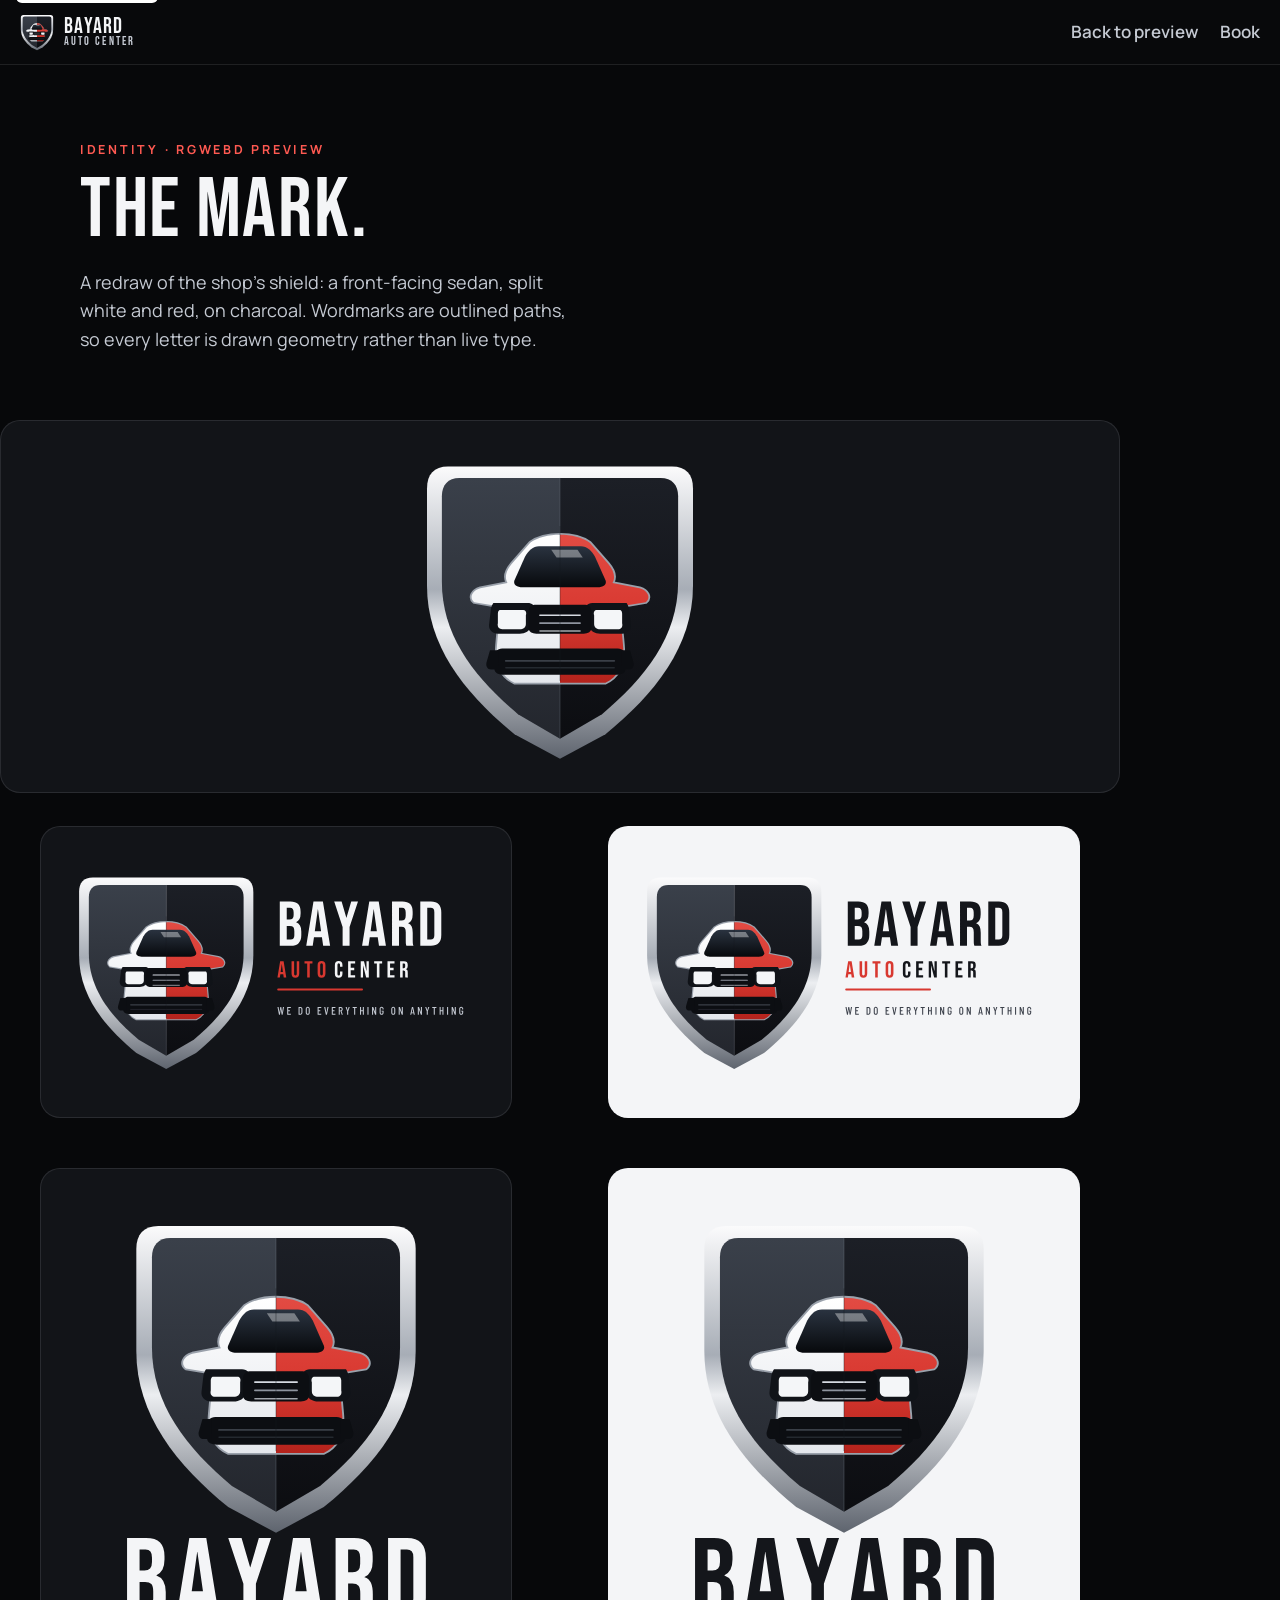
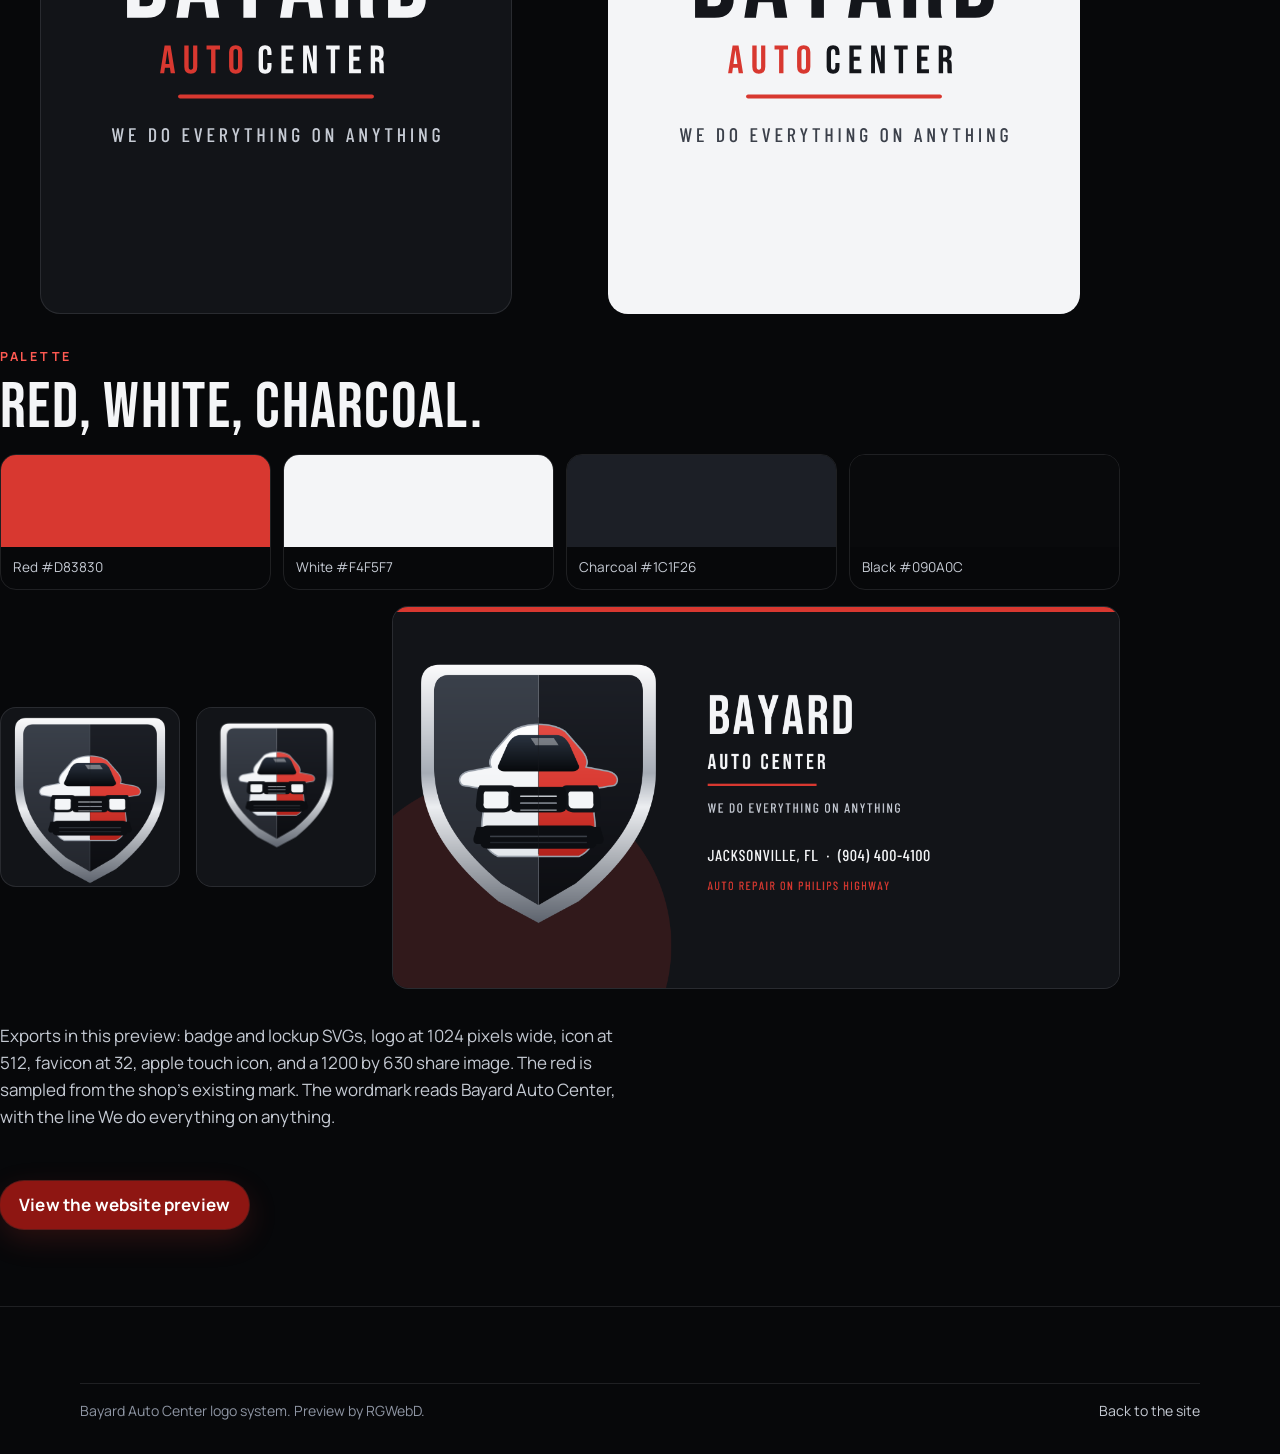
<file: logo.html>
<!DOCTYPE html>
<html lang="en">
<head>
  <meta charset="utf-8">
  <meta name="viewport" content="width=device-width, initial-scale=1">
  <title>Logo | Bayard Auto Center</title>
  <meta name="description" content="Bayard Auto Center logo system: shield badge, horizontal and stacked lockups for light and dark backgrounds, and export sizes.">
  <meta name="theme-color" content="#090a0c">
  <link rel="icon" href="assets/logo/favicon-32.png" type="image/png" sizes="32x32">
  <link rel="apple-touch-icon" href="assets/logo/apple-touch.png">
  <link rel="preconnect" href="https://fonts.googleapis.com">
  <link rel="preconnect" href="https://fonts.gstatic.com" crossorigin>
  <link href="https://fonts.googleapis.com/css2?family=Bebas+Neue&family=Manrope:wght@400;500;600;700&display=swap" rel="stylesheet">
  <link rel="stylesheet" href="css/styles.css">
<script src="https://cosmiccallers.lovable.app/demo-track.js" data-demo="bayardautocenter" defer></script>
</head>
<body class="brand-page">
  <a class="skip" href="#main">Skip to content</a>
  <header class="site-header is-shrunk">
    <div class="header-inner">
      <a class="brand" href="index.html">
        <img src="assets/logo/badge.svg" alt="" width="42" height="48">
        <span class="brand-name">Bayard <small>Auto Center</small></span>
      </a>
      <nav class="top-links" aria-label="Primary">
        <a href="index.html">Back to preview</a>
        <a href="index.html#appointment">Book</a>
      </nav>
    </div>
  </header>
  <main id="main">
    <section class="brand-hero wrap">
      <p class="eyebrow">Identity · RGWebD preview</p>
      <h1>The mark.</h1>
      <p class="lede">A redraw of the shop’s shield: a front-facing sedan, split white and red, on charcoal. Wordmarks are outlined paths, so every letter is drawn geometry rather than live type.</p>
    </section>

    <div class="wrap board">
      <div class="plate dark badge">
        <img src="assets/logo/badge.svg" alt="Bayard Auto Center badge: a shield with a front-facing sedan, white on the left and red on the right.">
      </div>

      <div class="lock-row">
        <figure class="plate dark">
          <img src="assets/logo/lockup-horizontal-dark.svg" alt="Horizontal Bayard Auto Center lockup in white and red, for dark backgrounds. Tagline: We do everything on anything.">
          <figcaption class="visually-hidden">Horizontal lockup for dark backgrounds</figcaption>
        </figure>
        <figure class="plate light">
          <img src="assets/logo/lockup-horizontal-light.svg" alt="Horizontal Bayard Auto Center lockup in charcoal and red, for light backgrounds. Tagline: We do everything on anything.">
          <figcaption class="visually-hidden">Horizontal lockup for light backgrounds</figcaption>
        </figure>
      </div>

      <div class="lock-row">
        <figure class="plate dark">
          <img src="assets/logo/lockup-stacked-dark.svg" alt="Stacked Bayard Auto Center lockup in white and red, for dark backgrounds.">
        </figure>
        <figure class="plate light">
          <img src="assets/logo/lockup-stacked-light.svg" alt="Stacked Bayard Auto Center lockup in charcoal and red, for light backgrounds.">
        </figure>
      </div>

      <section>
        <p class="eyebrow">Palette</p>
        <h2>Red, white, charcoal.</h2>
        <div class="palette" style="margin-top:16px">
          <div class="chip"><i style="background:#d83830"></i><span>Red #D83830</span></div>
          <div class="chip"><i style="background:#f4f5f7"></i><span>White #F4F5F7</span></div>
          <div class="chip"><i style="background:#1c1f26"></i><span>Charcoal #1C1F26</span></div>
          <div class="chip"><i style="background:#090a0c"></i><span>Black #090A0C</span></div>
        </div>
      </section>

      <section class="exports">
        <img src="assets/logo/icon-512.png" width="180" height="180" alt="512 pixel app icon of the Bayard Auto Center badge.">
        <img src="assets/logo/apple-touch.png" width="180" height="180" alt="Apple touch icon, the badge centered on charcoal.">
        <img src="assets/logo/og.png" width="1200" height="630" alt="Social sharing image: Bayard Auto Center badge, name, Jacksonville, and phone number.">
      </section>

      <p class="note">Exports in this preview: badge and lockup SVGs, logo at 1024 pixels wide, icon at 512, favicon at 32, apple touch icon, and a 1200 by 630 share image. The red is sampled from the shop’s existing mark. The wordmark reads Bayard Auto Center, with the line We do everything on anything.</p>
      <p><a class="btn" href="index.html">View the website preview</a></p>
    </div>
  </main>
  <footer class="site-footer">
    <div class="wrap legal">
      <span>Bayard Auto Center logo system. Preview by RGWebD.</span>
      <a href="index.html">Back to the site</a>
    </div>
  </footer>
</body>
</html>
</file>
<file: css/styles.css>
/* Bayard Auto Center — preview site. Dark, red, and white. */

:root {
  --bg: #090a0c;
  --bg-2: #101216;
  --card: #16181d;
  --card-2: #1c1f26;
  --line: rgba(244, 245, 247, 0.1);
  --text: #f4f5f7;
  --muted: #c5cad3;
  --faint: #8e95a3;
  --red: #d83830;
  --red-deep: #8e1612;
  --red-hot: #ff5a52;
  --white: #f7f8fa;
  --ink: #14161b;
  --silver: #d5dae1;
  --max: 1120px;
  --header: 84px;
  --header-s: 64px;
  --ease: cubic-bezier(0.22, 1, 0.36, 1);
  --shadow: 0 24px 60px rgba(0, 0, 0, 0.35);
  color-scheme: dark;
}

*,
*::before,
*::after { box-sizing: border-box; }

html { scroll-behavior: smooth; }

body {
  margin: 0;
  background:
    radial-gradient(1200px 600px at 80% -10%, rgba(216, 56, 48, 0.16), transparent 55%),
    var(--bg);
  color: var(--text);
  font-family: Manrope, "Segoe UI", sans-serif;
  font-size: 1.0625rem;
  line-height: 1.6;
  text-rendering: optimizeLegibility;
}


img { max-width: 100%; height: auto; display: block; }
button, input, textarea { font: inherit; color: inherit; }
a { color: inherit; }

:focus-visible {
  outline: 2px solid var(--white);
  outline-offset: 3px;
}

::selection { background: var(--red); color: white; }

.skip {
  position: absolute;
  left: 16px;
  top: -40px;
  z-index: 100;
  background: white;
  color: var(--ink);
  padding: 8px 12px;
  border-radius: 6px;
}
.skip:focus { top: 12px; }

.visually-hidden {
  position: absolute;
  width: 1px;
  height: 1px;
  padding: 0;
  margin: -1px;
  overflow: hidden;
  clip: rect(0, 0, 0, 0);
  white-space: nowrap;
  border: 0;
}

body.nav-open { overflow: hidden; }

.wrap {
  width: min(var(--max), calc(100% - 40px));
  margin-inline: auto;
}

.eyebrow {
  margin: 0 0 12px;
  color: var(--red-hot);
  font-size: 0.78rem;
  font-weight: 700;
  letter-spacing: 0.22em;
  text-transform: uppercase;
}

h1, h2, .display {
  font-family: "Bebas Neue", Impact, sans-serif;
  font-weight: 400;
  letter-spacing: 0.02em;
  line-height: 0.92;
  text-transform: uppercase;
  margin: 0;
}

h1 {
  font-size: clamp(3.35rem, 6.6vw, 6.1rem);
  max-width: 12ch;
}

h2 { font-size: clamp(2.6rem, 5vw, 4.4rem); }

.lede {
  color: var(--muted);
  font-size: 1.125rem;
  max-width: 46ch;
}

.section { padding: clamp(4.5rem, 8vw, 7rem) 0; }

.section-head {
  display: flex;
  justify-content: space-between;
  gap: 24px;
  align-items: flex-end;
  margin-bottom: 2.2rem;
}
.section-head p { margin: 10px 0 0; color: var(--muted); max-width: 46ch; }

/* Header -------------------------------------------------------------- */

.site-header {
  position: fixed;
  inset: 0 0 auto 0;
  z-index: 40;
  height: var(--header);
  display: flex;
  align-items: center;
  transition: height 0.3s var(--ease), background 0.3s var(--ease), box-shadow 0.3s;
  background: linear-gradient(to bottom, rgba(9, 10, 12, 0.72), rgba(9, 10, 12, 0));
}
.site-header.is-shrunk {
  height: var(--header-s);
  background: rgba(9, 10, 12, 0.92);
  backdrop-filter: blur(16px);
  box-shadow: 0 1px 0 var(--line);
}
.header-inner {
  width: min(1240px, calc(100% - 32px));
  margin-inline: auto;
  display: flex;
  align-items: center;
  gap: 20px;
}
.brand {
  display: flex;
  align-items: center;
  gap: 10px;
  text-decoration: none;
  min-width: 0;
}
.brand img { width: 42px; height: auto; }
.site-header.is-shrunk .brand img { width: 34px; }
.brand-name {
  display: flex;
  flex-direction: column;
  line-height: 0.9;
  font-family: "Bebas Neue", Impact, sans-serif;
  letter-spacing: 0.06em;
  font-size: 1.35rem;
}
.brand-name small {
  font-size: 0.72rem;
  letter-spacing: 0.18em;
  color: var(--muted);
}
.nav, .top-links {
  margin-left: auto;
  display: flex;
  align-items: center;
  gap: 22px;
}
.top-links a { color: var(--muted); text-decoration: none; font-weight: 600; }
.top-links a:hover { color: white; }
.nav a {
  text-decoration: none;
  color: var(--muted);
  font-size: 0.92rem;
  font-weight: 600;
}
.nav a:hover { color: white; }
.nav-toggle {
  margin-left: auto;
  display: none;
  width: 46px;
  height: 46px;
  border-radius: 10px;
  border: 1px solid var(--line);
  background: rgba(255, 255, 255, 0.03);
  color: white;
}
.nav-toggle span,
.nav-toggle span::before,
.nav-toggle span::after {
  display: block;
  width: 18px;
  height: 2px;
  background: white;
  position: relative;
  margin: 0 auto;
}
.nav-toggle span::before,
.nav-toggle span::after {
  content: "";
  position: absolute;
  left: 0;
}
.nav-toggle span::before { top: -6px; }
.nav-toggle span::after { top: 6px; }

.btn {
  display: inline-flex;
  align-items: center;
  justify-content: center;
  gap: 8px;
  min-height: 48px;
  padding: 0 18px;
  border-radius: 999px;
  border: 1px solid transparent;
  text-decoration: none;
  font-weight: 700;
  letter-spacing: 0.01em;
  cursor: pointer;
  background: var(--red-deep);
  color: white;
  box-shadow: 0 0 0 1px rgba(216, 56, 48, 0.35), 0 10px 30px rgba(216, 56, 48, 0.18);
  transition: transform 0.2s var(--ease), background 0.2s, box-shadow 0.2s;
}
.btn:hover {
  background: #a61b16;
  transform: translateY(-2px);
  box-shadow: 0 0 0 1px rgba(216, 56, 48, 0.7), 0 16px 40px rgba(216, 56, 48, 0.28);
}
.btn.ghost {
  background: rgba(9, 10, 12, 0.78);
  color: white;
  box-shadow: none;
  border-color: rgba(255, 255, 255, 0.28);
  backdrop-filter: blur(8px);
}
.btn.ghost:hover { border-color: white; background: rgba(255, 255, 255, 0.04); }
.btn.light {
  background: white;
  color: var(--ink);
  box-shadow: none;
}
.btn.light:hover { background: var(--silver); }

/* Hero ---------------------------------------------------------------- */

.hero {
  position: relative;
  min-height: 100svh;
  min-height: 100dvh;
  display: flex;
  flex-direction: column;
  padding: calc(var(--header) + 28px) 0 0;
  overflow: hidden;
}
.hero-bg {
  position: absolute;
  inset: 0;
  background:
    radial-gradient(ellipse 78% 62% at 70% 52%, rgba(216, 56, 48, 0.42) 0%, rgba(216, 56, 48, 0.14) 46%, transparent 74%),
    radial-gradient(ellipse 46% 36% at 16% 0%, rgba(255, 255, 255, 0.05), transparent 70%);
  pointer-events: none;
}
.hero-copy { position: relative; z-index: 2; }
.hero-actions {
  display: flex;
  flex-wrap: wrap;
  gap: 12px;
  margin: 22px 0 18px;
}
.rating-chip {
  display: inline-flex;
  align-items: center;
  gap: 10px;
  text-decoration: none;
  color: var(--muted);
  border: 1px solid var(--line);
  border-radius: 999px;
  padding: 8px 14px 8px 10px;
  background: rgba(9, 10, 12, 0.45);
}
.stars { color: #f5c451; letter-spacing: 0.08em; }
.rating-chip strong { color: white; }

.hero-stage {
  position: relative;
  z-index: 1;
  margin-top: auto;
  width: min(1200px, 100%);
  margin-inline: auto;
  min-height: 240px;
}
.hero-glow {
  position: absolute;
  left: 50%;
  bottom: -8%;
  width: 78%;
  height: 46%;
  transform: translateX(-50%);
  background: radial-gradient(ellipse at 50% 70%, rgba(216, 56, 48, 0.5), rgba(216, 56, 48, 0) 70%);
  filter: blur(18px);
  pointer-events: none;
}
.hero-parallax {
  position: relative;
  z-index: 1;
  transform: translate3d(0, var(--py, 0px), 0);
}
.hero-ground {
  position: absolute;
  z-index: 0;
  left: 6%;
  right: 6%;
  bottom: 1%;
  height: 26%;
  background: radial-gradient(ellipse 86% 80% at 50% 78%, rgba(0, 0, 0, 0.72), rgba(0, 0, 0, 0) 72%);
  filter: blur(3px);
  pointer-events: none;
}
.hero-cutout {
  position: relative;
  z-index: 2;
  display: block;
  width: 100%;
  height: auto;
  filter: drop-shadow(0 22px 18px rgba(0, 0, 0, 0.42));
}
.hero-fade {
  position: absolute;
  inset: auto 0 0;
  height: 42px;
  background: linear-gradient(to bottom, transparent, var(--bg));
  pointer-events: none;
  z-index: 2;
}

@media (min-width: 900px) {
  .hero {
    min-height: 100dvh;
    padding-bottom: 12px;
  }
  .hero-copy { padding-bottom: 0; }
  .hero-stage {
    position: relative;
    left: auto;
    right: auto;
    bottom: auto;
    flex: 1 1 auto;
    min-height: 200px;
    width: 100%;
    margin-top: 8px;
    pointer-events: none;
  }
  .hero-parallax {
    position: absolute;
    inset: 48px 0 0;
    display: flex;
    align-items: flex-end;
    justify-content: center;
  }
  .hero-parallax picture {
    display: flex;
    align-items: flex-end;
    justify-content: center;
    height: 100%;
    max-width: 100%;
  }
  .hero-cutout {
    width: auto;
    max-width: min(1080px, 88vw);
    max-height: 100%;
    height: auto;
    margin-inline: auto;
    object-fit: contain;
  }
  .hero-ground {
    left: 50%;
    right: auto;
    width: min(920px, 72vw);
    transform: translateX(-50%);
  }
}

@media (min-width: 900px) and (max-height: 760px) {
  .hero { padding-top: calc(var(--header) + 8px); }
  .hero h1 { font-size: clamp(2.45rem, 5.4vh, 3.7rem); }
  .hero .lede { margin-top: 8px; font-size: 1.02rem; }
  .hero-actions { margin: 12px 0 8px; }
}

/* Stats --------------------------------------------------------------- */

.stats {
  position: relative;
  z-index: 3;
  margin-top: -18px;
}
.stat-grid {
  display: grid;
  grid-template-columns: repeat(4, 1fr);
  background: rgba(18, 20, 24, 0.9);
  border: 1px solid var(--line);
  border-radius: 18px;
  overflow: hidden;
  backdrop-filter: blur(10px);
}
.stat {
  padding: 22px 20px;
  border-right: 1px solid var(--line);
}
.stat:last-child { border-right: 0; }
.stat b {
  display: block;
  font-family: "Bebas Neue", Impact, sans-serif;
  font-size: 2.6rem;
  letter-spacing: 0.04em;
  line-height: 1;
  font-weight: 400;
}
.stat span { color: var(--muted); font-size: 0.92rem; }

/* Services ------------------------------------------------------------ */

.services-grid {
  display: grid;
  grid-template-columns: repeat(3, 1fr);
  gap: 14px;
  perspective: 1200px;
}
.service-card {
  position: relative;
  background: linear-gradient(180deg, rgba(255, 255, 255, 0.03), transparent 40%), var(--card);
  border: 1px solid var(--line);
  border-radius: 18px;
  padding: 22px 20px 20px;
  min-height: 180px;
  transform-style: preserve-3d;
  transition: border-color 0.2s, box-shadow 0.2s;
}
.service-card:hover {
  border-color: rgba(216, 56, 48, 0.55);
  box-shadow: 0 18px 40px rgba(0, 0, 0, 0.28), 0 0 0 1px rgba(216, 56, 48, 0.25), 0 0 32px rgba(216, 56, 48, 0.16);
}
.icon-badge {
  width: 42px;
  height: 42px;
  border-radius: 12px;
  display: grid;
  place-items: center;
  background: rgba(216, 56, 48, 0.12);
  color: #ffb1ac;
  margin-bottom: 14px;
}
.service-card h3 {
  margin: 0 0 6px;
  font-size: 1.05rem;
  letter-spacing: -0.01em;
}
.service-card p { margin: 0; color: var(--muted); font-size: 0.95rem; }

/* Why / european ------------------------------------------------------ */

.why-grid, .split {
  display: grid;
  grid-template-columns: 1.1fr 0.9fr;
  gap: 28px;
  align-items: center;
}
.why-list {
  display: grid;
  grid-template-columns: 1fr 1fr;
  gap: 12px;
}
.why-card {
  background: var(--card);
  border: 1px solid var(--line);
  border-radius: 16px;
  padding: 18px;
}
.why-card em {
  display: block;
  font-style: normal;
  font-family: "Bebas Neue", Impact, sans-serif;
  letter-spacing: 0.08em;
  color: var(--red-hot);
  font-size: 1.3rem;
}
.why-card h3 { margin: 4px 0 6px; font-size: 1.15rem; }
.why-card p { margin: 0; color: var(--muted); font-size: 0.95rem; }

.euro-photos {
  display: grid;
  grid-template-columns: 1.3fr 1fr;
  grid-template-rows: 1fr 1fr;
  gap: 10px;
  min-height: 420px;
}
.euro-photos img {
  width: 100%;
  height: 100%;
  object-fit: cover;
  border-radius: 16px;
}
.euro-photos figure { margin: 0; position: relative; overflow: hidden; border-radius: 16px; }
.euro-photos figure:first-child { grid-row: 1 / span 2; }
.euro-photos figcaption {
  position: absolute;
  left: 10px;
  bottom: 10px;
  background: rgba(9, 10, 12, 0.78);
  border-radius: 999px;
  padding: 4px 10px;
  font-size: 0.78rem;
  letter-spacing: 0.04em;
}

.makes {
  display: flex;
  flex-wrap: wrap;
  gap: 8px;
  margin-top: 18px;
}
.makes span {
  border: 1px solid var(--line);
  border-radius: 999px;
  padding: 6px 12px;
  color: var(--muted);
  font-size: 0.88rem;
}

/* Financing ----------------------------------------------------------- */

.finance {
  background:
    linear-gradient(100deg, rgba(216, 56, 48, 0.2), transparent 42%),
    var(--bg-2);
  border-block: 1px solid var(--line);
}
.finance-inner {
  display: flex;
  justify-content: space-between;
  gap: 24px;
  align-items: center;
}
.finance p { color: var(--muted); max-width: 52ch; }

/* Gallery ------------------------------------------------------------- */

.gallery-grid {
  display: grid;
  grid-template-columns: repeat(4, 1fr);
  grid-auto-rows: 160px;
  gap: 10px;
}
.shot {
  appearance: none;
  border: 0;
  padding: 0;
  margin: 0;
  background: #000;
  border-radius: 14px;
  overflow: hidden;
  cursor: zoom-in;
  position: relative;
  width: 100%;
  height: 100%;
}
.shot img {
  width: 100%;
  height: 100%;
  object-fit: cover;
  transition: transform 0.5s var(--ease);
}
.shot:hover img { transform: scale(1.06); }
.gallery-grid .span-2 { grid-column: span 2; grid-row: span 2; }
.gallery-grid .tall { grid-row: span 2; }

.lightbox {
  width: min(1100px, calc(100vw - 24px));
  max-height: calc(100vh - 24px);
  border: 0;
  padding: 0;
  background: transparent;
  color: white;
}
.lightbox::backdrop { background: rgba(0, 0, 0, 0.86); }
.lightbox-inner { position: relative; }
.lightbox img {
  width: 100%;
  max-height: calc(100vh - 120px);
  object-fit: contain;
  background: #000;
  border-radius: 12px;
}
.lightbox figcaption { margin-top: 8px; color: var(--muted); }
.lb-btn {
  position: absolute;
  top: 50%;
  transform: translateY(-50%);
  width: 46px;
  height: 46px;
  border-radius: 50%;
  border: 1px solid var(--line);
  background: rgba(9, 10, 12, 0.8);
  color: white;
  cursor: pointer;
}
.lb-prev { left: 8px; }
.lb-next { right: 8px; }
.lb-close {
  position: absolute;
  top: 8px;
  right: 8px;
  border: 0;
  background: rgba(9, 10, 12, 0.8);
  color: white;
  border-radius: 999px;
  min-height: 40px;
  padding: 0 14px;
  cursor: pointer;
}

/* Reviews ------------------------------------------------------------- */

.review-panel {
  background: var(--card);
  border: 1px solid var(--line);
  border-radius: 24px;
  padding: clamp(24px, 4vw, 48px);
  min-height: 320px;
  position: relative;
}
.quote-mark {
  font-family: "Bebas Neue", Impact, sans-serif;
  font-size: 5rem;
  line-height: 0.6;
  color: var(--red);
}
.review { display: none; }
.review.is-active { display: block; }
.review blockquote { margin: 0; }
.review p {
  font-size: clamp(1.2rem, 2.2vw, 1.7rem);
  line-height: 1.45;
  margin: 8px 0 18px;
}
.review footer { color: var(--muted); }
.review cite { font-style: normal; color: white; font-weight: 700; }
.review-controls {
  display: flex;
  align-items: center;
  gap: 12px;
  margin-top: 18px;
}
.icon-btn {
  width: 46px;
  height: 46px;
  border-radius: 50%;
  border: 1px solid var(--line);
  background: transparent;
  color: white;
  cursor: pointer;
}
.icon-btn:hover { border-color: white; }
.dots { display: flex; gap: 8px; margin-left: 8px; }
.dots button {
  width: 28px;
  height: 28px;
  border-radius: 999px;
  border: 0;
  padding: 0;
  background: transparent;
  cursor: pointer;
  position: relative;
}
.dots button::before {
  content: "";
  position: absolute;
  left: 50%;
  top: 50%;
  width: 10px;
  height: 10px;
  border-radius: 50%;
  background: #3a3f49;
  transform: translate(-50%, -50%);
}
.dots button[aria-current="true"]::before { background: var(--red); width: 22px; border-radius: 999px; }

/* Visit / form -------------------------------------------------------- */

.visit-grid, .form-grid {
  display: grid;
  grid-template-columns: 0.9fr 1.1fr;
  gap: 22px;
}
.panel {
  background: var(--card);
  border: 1px solid var(--line);
  border-radius: 20px;
  padding: 22px;
}
.hours { width: 100%; border-collapse: collapse; margin: 8px 0 16px; }
.hours th, .hours td { text-align: left; padding: 8px 0; border-bottom: 1px solid var(--line); font-weight: 500; }
.hours th { color: var(--muted); font-weight: 600; }
.meta-list { list-style: none; padding: 0; margin: 0; }
.meta-list li { padding: 8px 0; border-bottom: 1px solid var(--line); color: var(--muted); }
.meta-list strong { color: white; }
.meta-list a { color: white; }

.map-frame {
  border-radius: 20px;
  overflow: hidden;
  border: 1px solid var(--line);
  min-height: 420px;
  background: #111;
}
.map-frame iframe { width: 100%; height: 460px; border: 0; display: block; }

label { display: block; font-weight: 700; font-size: 0.92rem; margin-bottom: 6px; }
.field { margin-bottom: 14px; }
input, textarea {
  width: 100%;
  background: #0e1014;
  border: 1px solid var(--line);
  border-radius: 12px;
  padding: 12px 14px;
  min-height: 48px;
}
textarea { min-height: 120px; resize: vertical; }
input:focus, textarea:focus { border-color: var(--red); outline: none; box-shadow: 0 0 0 3px rgba(216, 56, 48, 0.28); }
.form-actions { display: flex; flex-wrap: wrap; gap: 10px; }
.form-note, .form-status { color: var(--muted); font-size: 0.92rem; }
.form-status { min-height: 1.4em; color: white; }
.error { color: #ffb4ae; font-size: 0.88rem; margin-top: 4px; }
.compose {
  white-space: pre-wrap;
  background: #0e1014;
  border-radius: 12px;
  padding: 12px;
  color: var(--muted);
  font-size: 0.88rem;
}

/* Footer / call bar --------------------------------------------------- */

.site-footer {
  border-top: 1px solid var(--line);
  padding: 48px 0 32px;
  background: #07080a;
}
.footer-grid {
  display: grid;
  grid-template-columns: 1.4fr 1fr 1fr 1fr;
  gap: 24px;
}
.site-footer h2 {
  font-size: 1.8rem;
}
.site-footer a { color: var(--muted); text-decoration: none; }
.site-footer a:hover { color: white; }
.site-footer ul { list-style: none; padding: 0; margin: 0; }
.site-footer li { margin: 6px 0; }
.legal {
  margin-top: 28px;
  padding-top: 16px;
  border-top: 1px solid var(--line);
  color: var(--faint);
  font-size: 0.88rem;
  display: flex;
  justify-content: space-between;
  gap: 12px;
  flex-wrap: wrap;
}

.callbar {
  display: none;
  position: fixed;
  left: 0;
  right: 0;
  bottom: 0;
  z-index: 45;
  background: rgba(9, 10, 12, 0.96);
  border-top: 1px solid var(--line);
  padding: 8px 10px calc(8px + env(safe-area-inset-bottom));
  grid-template-columns: 1fr 1fr 1.2fr;
  gap: 8px;
}
.callbar a {
  text-align: center;
  text-decoration: none;
  font-weight: 700;
  border-radius: 12px;
  min-height: 46px;
  display: grid;
  place-items: center;
  background: #1a1d24;
}
.callbar a.primary { background: var(--red-deep); color: white; }

/* Reveal -------------------------------------------------------------- */

.js .reveal {
  opacity: 0;
  transform: translateY(24px);
  animation: none;
}
.js .reveal.is-in {
  opacity: 1;
  transform: none;
  transition: opacity 0.7s var(--ease), transform 0.7s var(--ease);
}

/* Logo page ----------------------------------------------------------- */

.brand-page { background: #07080a; }
.brand-hero { padding: 140px 0 20px; }
.board {
  display: grid;
  gap: 16px;
  margin: 28px 0 60px;
}
.swatch-row, .lock-row { display: grid; grid-template-columns: 1fr 1fr; gap: 16px; }
.plate {
  border-radius: 20px;
  padding: 28px;
  border: 1px solid var(--line);
  display: grid;
  place-items: center;
  min-height: 280px;
}
.plate.dark { background: #121418; }
.plate.light { background: #f4f5f7; }
.plate img { width: min(100%, 640px); height: auto; }
.plate.badge img { width: min(280px, 70%); }
.palette { display: grid; grid-template-columns: repeat(4, 1fr); gap: 12px; }
.chip { border-radius: 16px; overflow: hidden; border: 1px solid var(--line); }
.chip i { display: block; height: 92px; }
.chip span { display: block; padding: 10px 12px; font-size: 0.85rem; color: var(--muted); }
.exports { display: grid; grid-template-columns: 180px 180px 1fr; gap: 16px; align-items: center; }
.exports img { background: #121418; border-radius: 16px; border: 1px solid var(--line); }
.note { color: var(--muted); max-width: 62ch; }

/* Responsive ---------------------------------------------------------- */

@media (max-width: 980px) {
  .nav { display: none; }
  .nav.is-open {
    display: flex;
    flex-direction: column;
    align-items: flex-start;
    position: fixed;
    inset: var(--header-s) 12px auto;
    background: #121418;
    border: 1px solid var(--line);
    border-radius: 16px;
    padding: 16px;
    gap: 14px;
    box-shadow: var(--shadow);
  }
  .site-header.is-shrunk ~ .nav.is-open,
  .nav.is-open { top: calc(var(--header-s) + 8px); }
  .nav-toggle { display: inline-grid; place-items: center; }
  .header-cta { display: none; }
  .nav.is-open .header-cta { display: inline-flex; }
  .nav.is-open { top: 76px; }
  .services-grid, .stat-grid, .why-list { grid-template-columns: 1fr 1fr; }
  .why-grid, .split, .visit-grid, .form-grid, .finance-inner, .footer-grid, .lock-row, .exports {
    grid-template-columns: 1fr;
  }
  .gallery-grid { grid-template-columns: 1fr 1fr; grid-auto-rows: 140px; }
  .euro-photos { min-height: 320px; }
  .palette { grid-template-columns: 1fr 1fr; }
}

@media (max-width: 720px) {
  .wrap { width: min(var(--max), calc(100% - 28px)); }
  h1 { font-size: clamp(2.85rem, 12.5vw, 3.5rem); }
  .hero { padding-top: calc(var(--header) - 6px); }
  .lede { font-size: 1rem; margin: 8px 0 0; }
  .hero-actions { margin: 14px 0 10px; }
  .hero-stage { height: 270px; margin-top: 8px; }
  .stat-grid, .services-grid, .why-list { grid-template-columns: 1fr; }
  .stat { border-right: 0; border-bottom: 1px solid var(--line); }
  .gallery-grid { grid-auto-rows: 120px; }
  .gallery-grid .span-2 { grid-column: span 2; grid-row: span 1; min-height: 180px; }
  .hero { min-height: auto; }
  .hero-stage {
    height: 300px;
    overflow: hidden;
    width: 100%;
  }
  .hero-parallax {
    position: absolute;
    left: 50%;
    bottom: 0;
    width: 280%;
    transform: translate3d(-50%, var(--py, 0px), 0);
  }
  .nav.is-open a { min-height: 44px; display: flex; align-items: center; }
  .callbar { display: grid; }
  body { padding-bottom: 76px; }
  .brand-name { font-size: 1.15rem; }
  .review p { font-size: 1.15rem; }
  .map-frame iframe { height: 320px; }
}

@media (prefers-reduced-motion: reduce) {
  html { scroll-behavior: auto; }
  *, *::before, *::after {
    animation: none !important;
    transition: none !important;
  }
  .js .reveal { opacity: 1; transform: none; }
  .shot:hover img { transform: none; }
  .hero-parallax { --py: 0px; }
}
@media (max-width: 720px) and (prefers-reduced-motion: reduce) {
  .hero-parallax { transform: translate3d(-50%, 0, 0) !important; }
}
</file>
